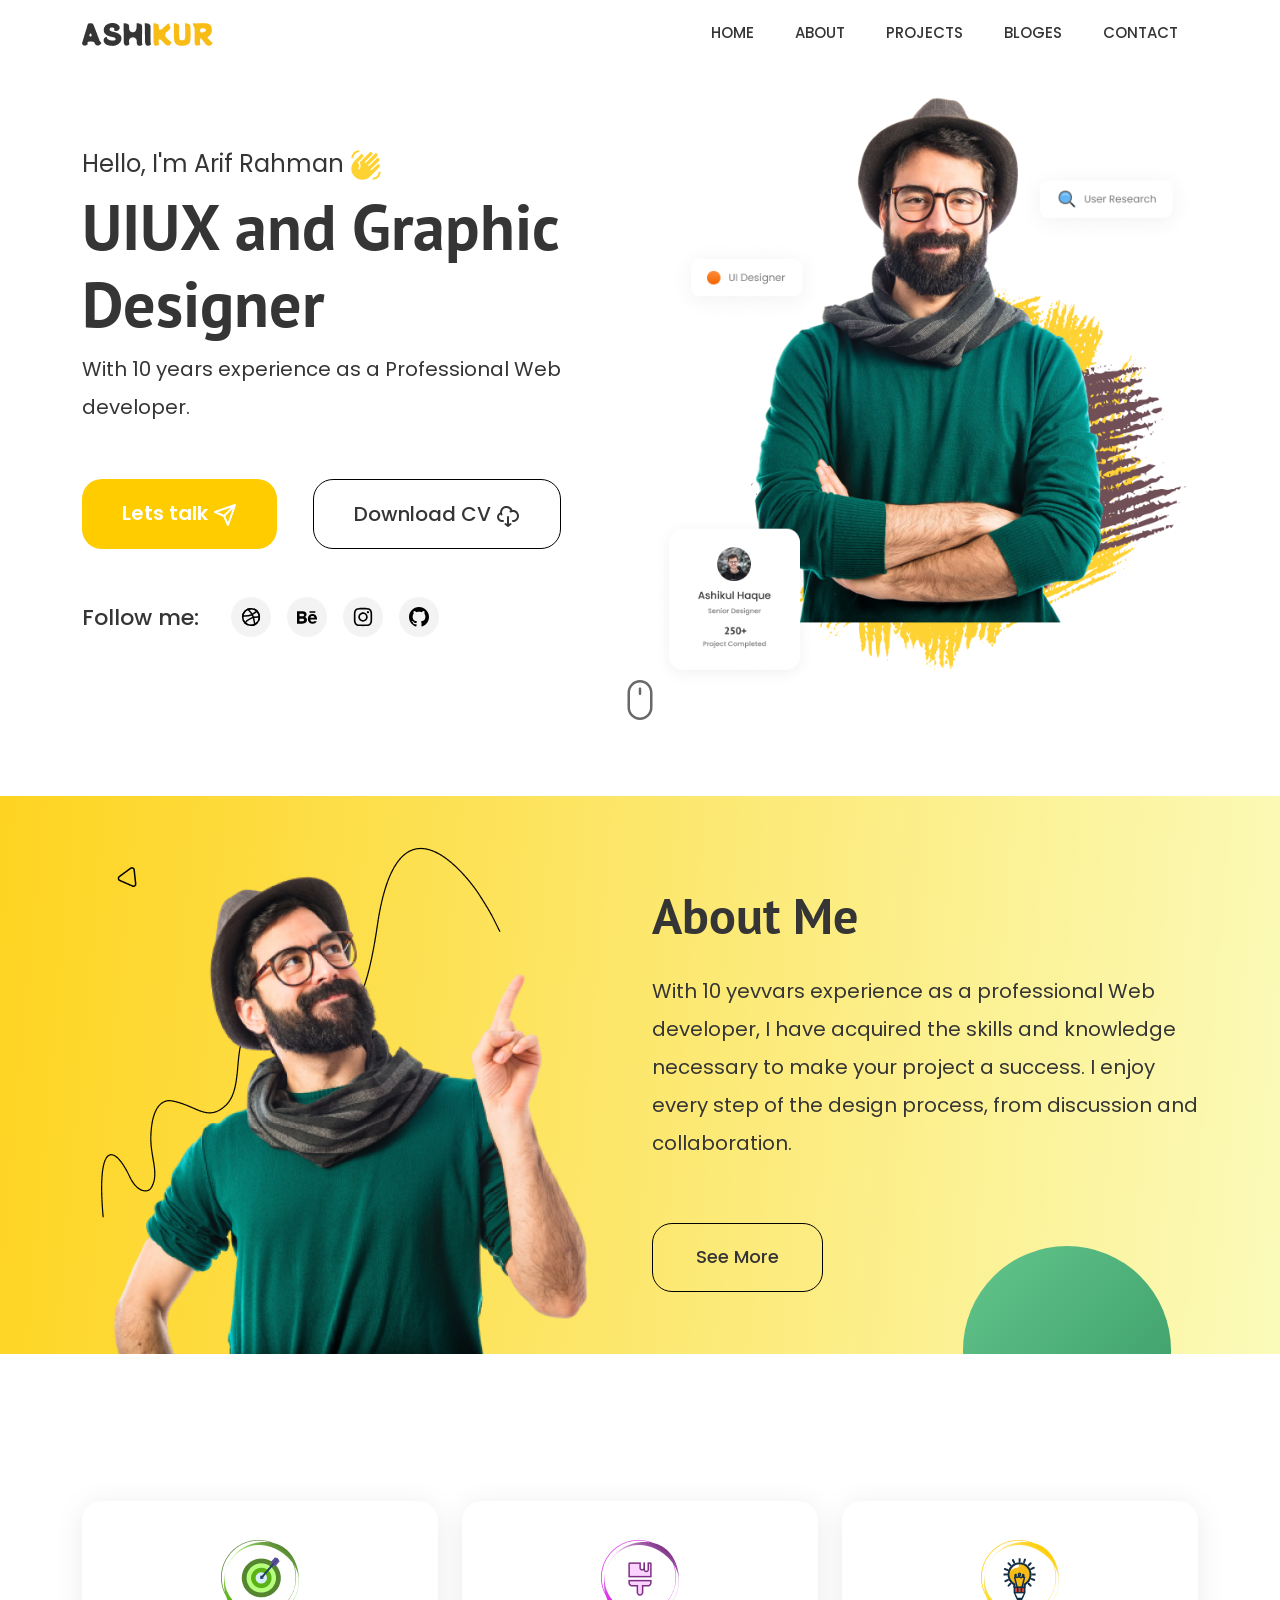
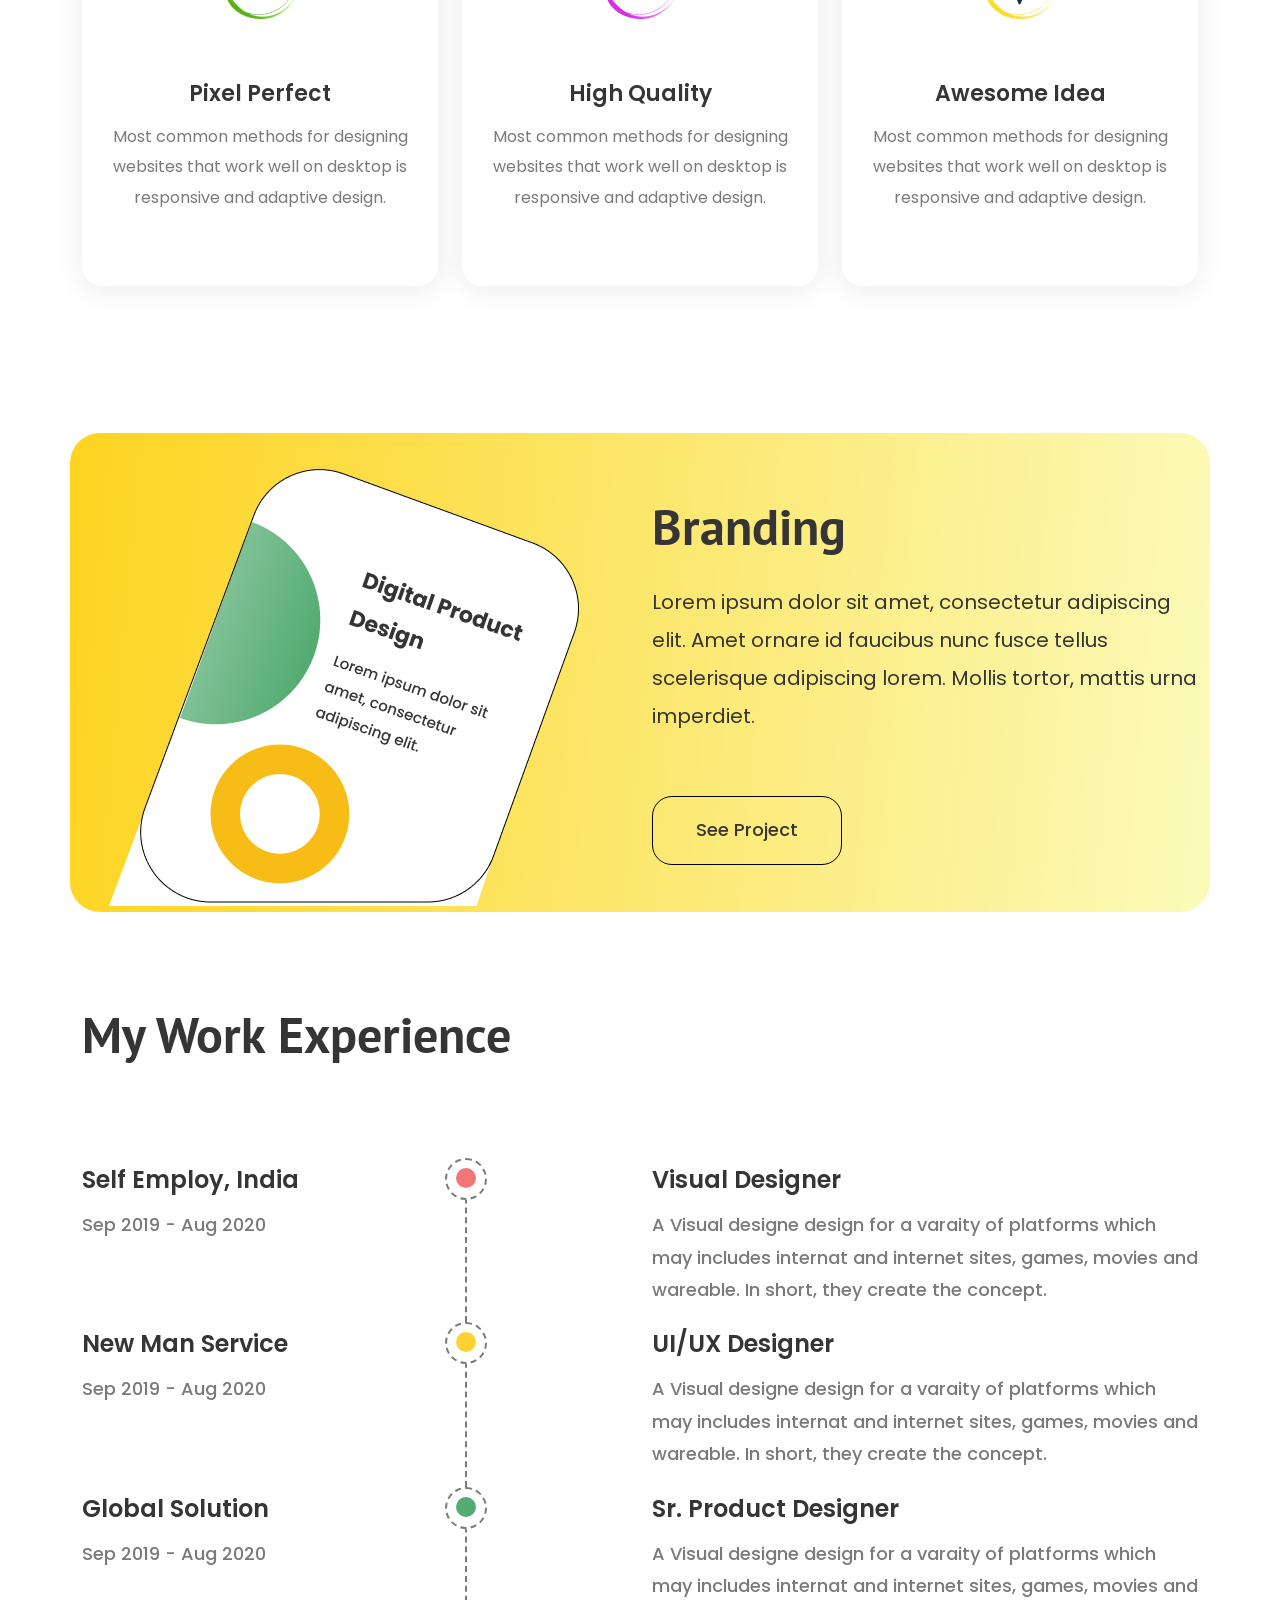
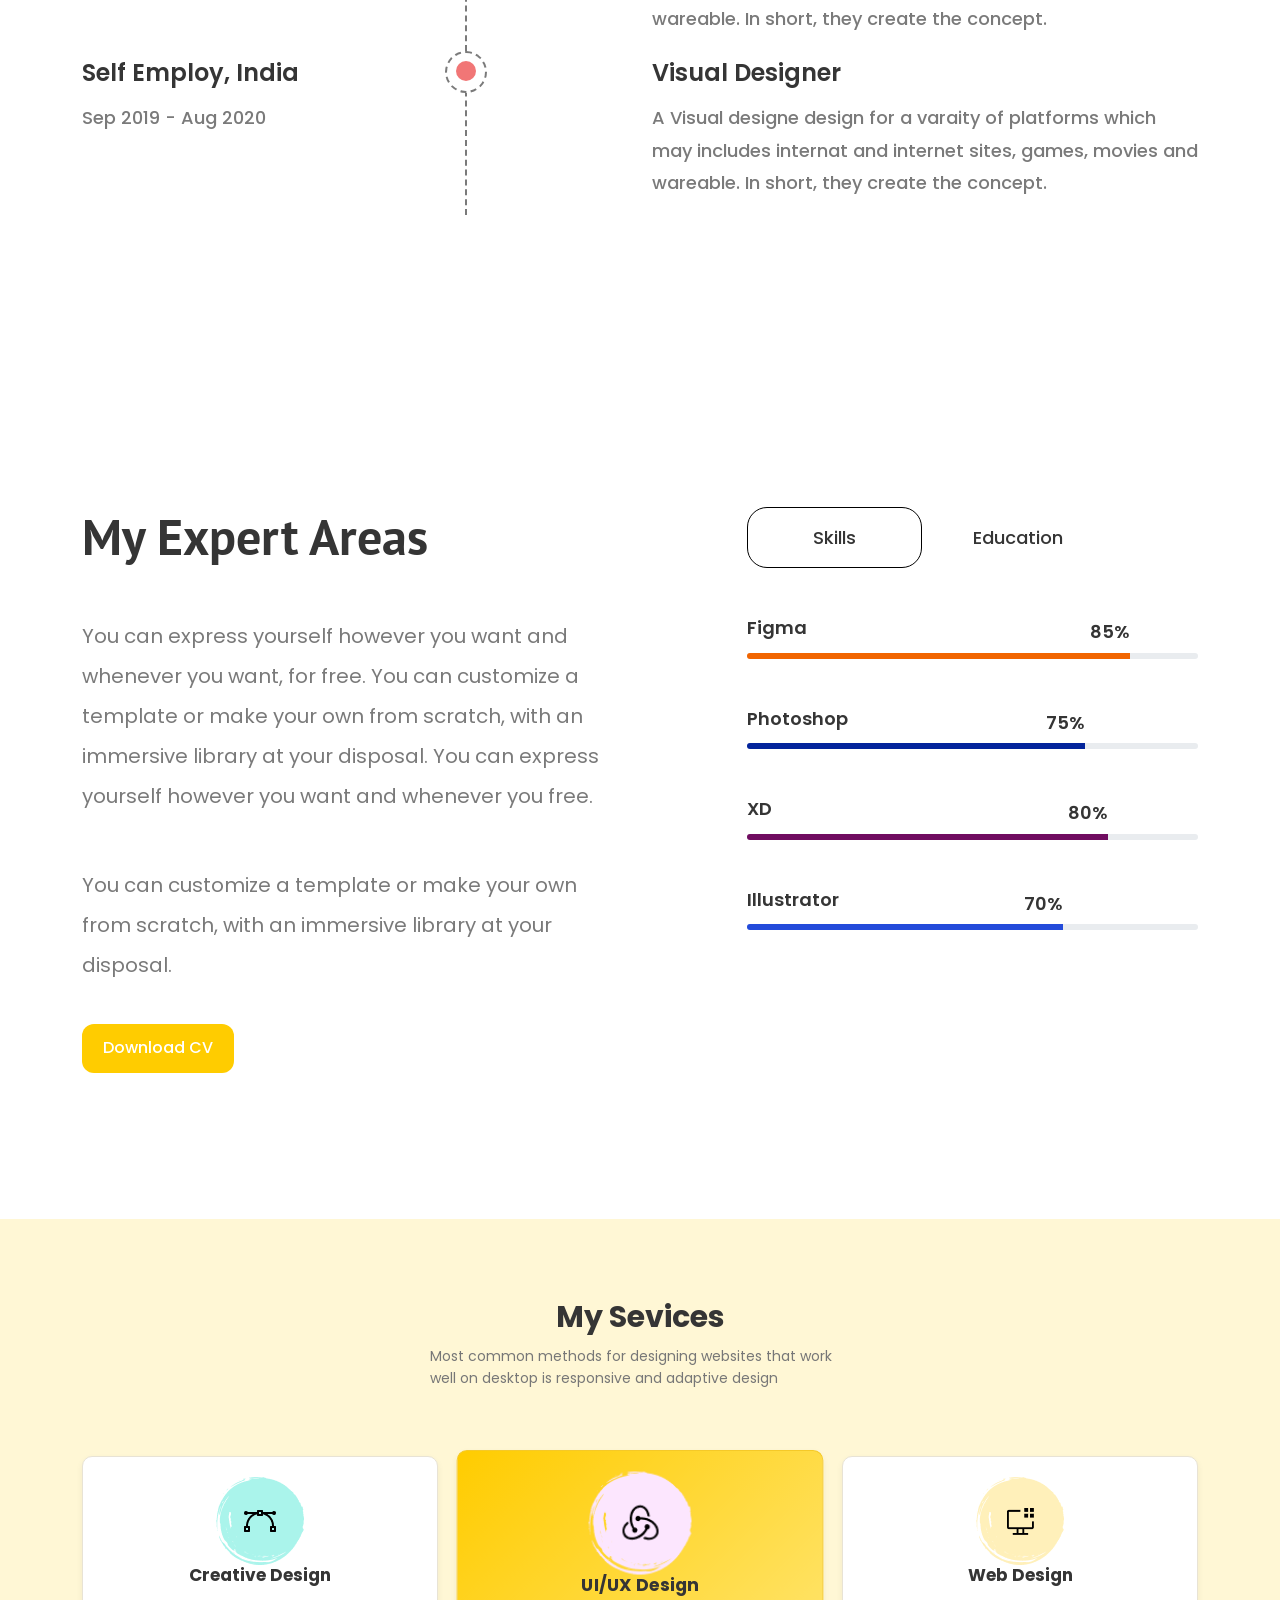
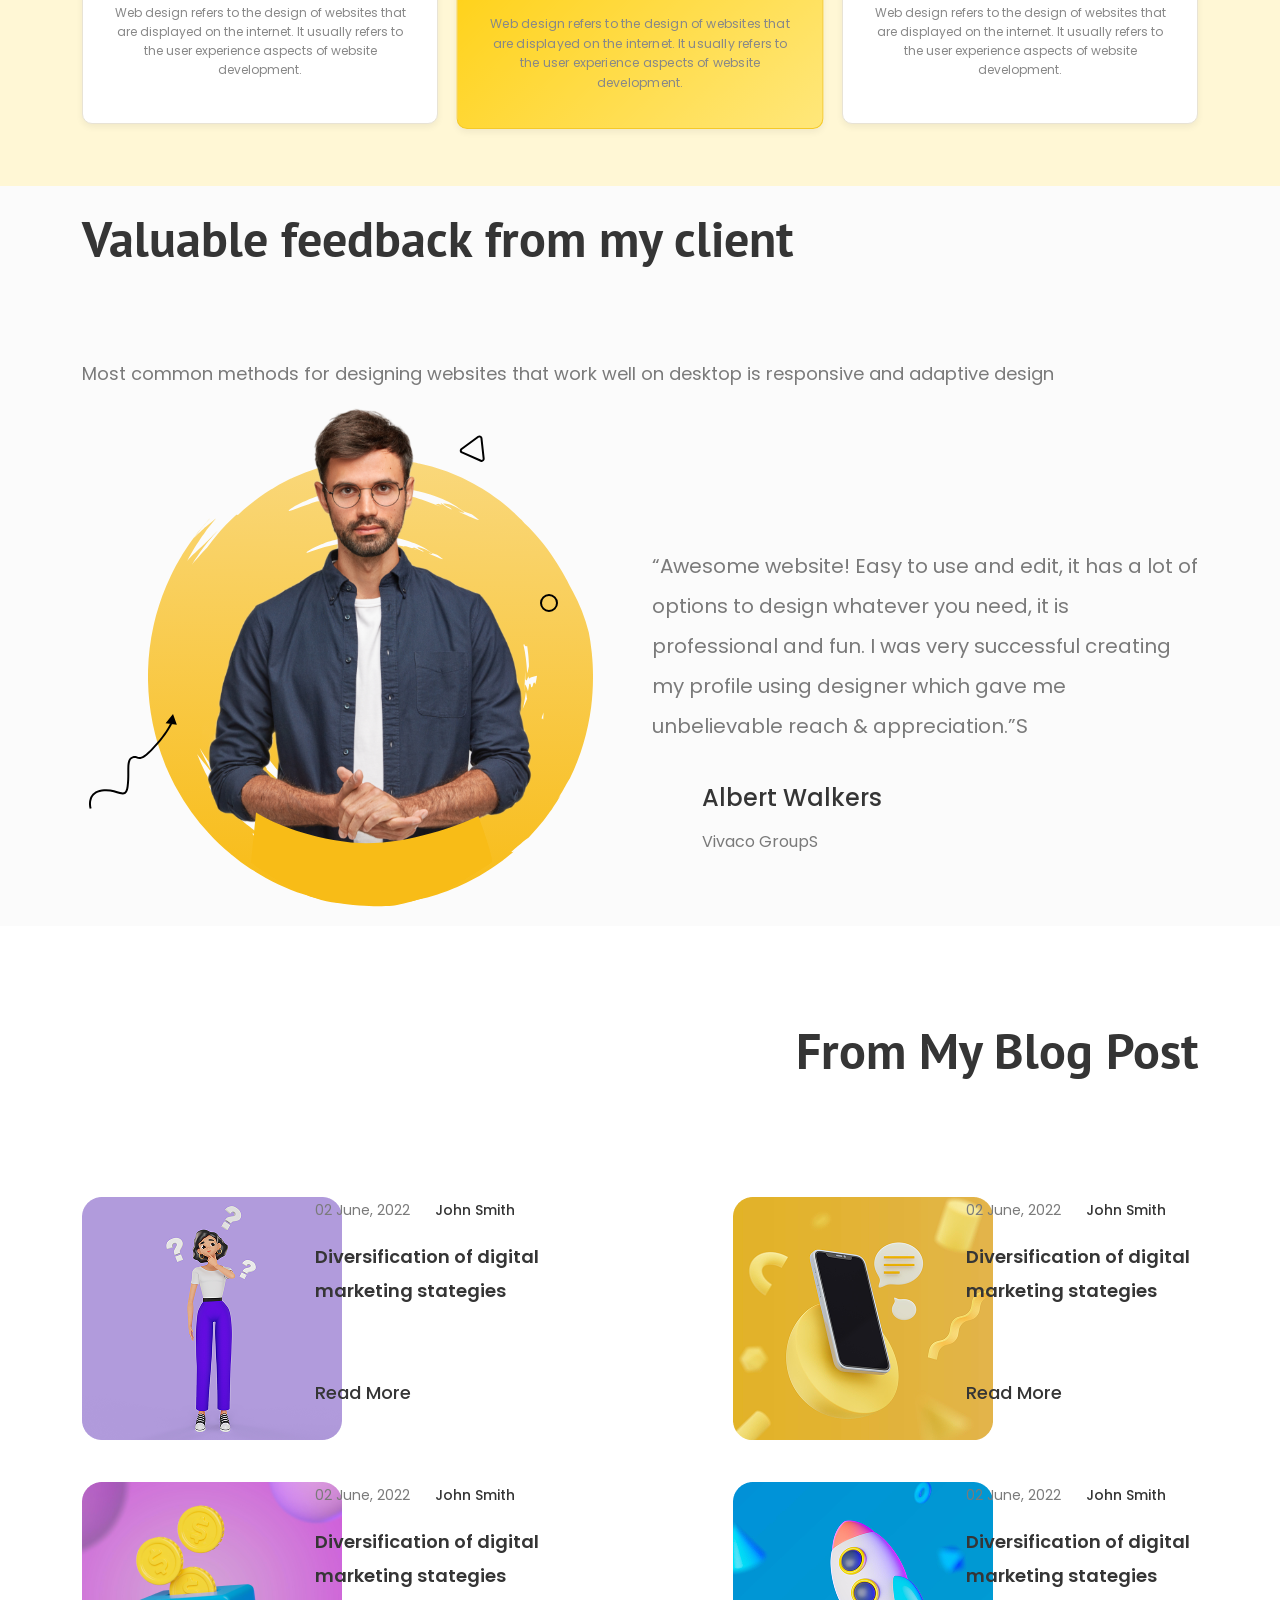
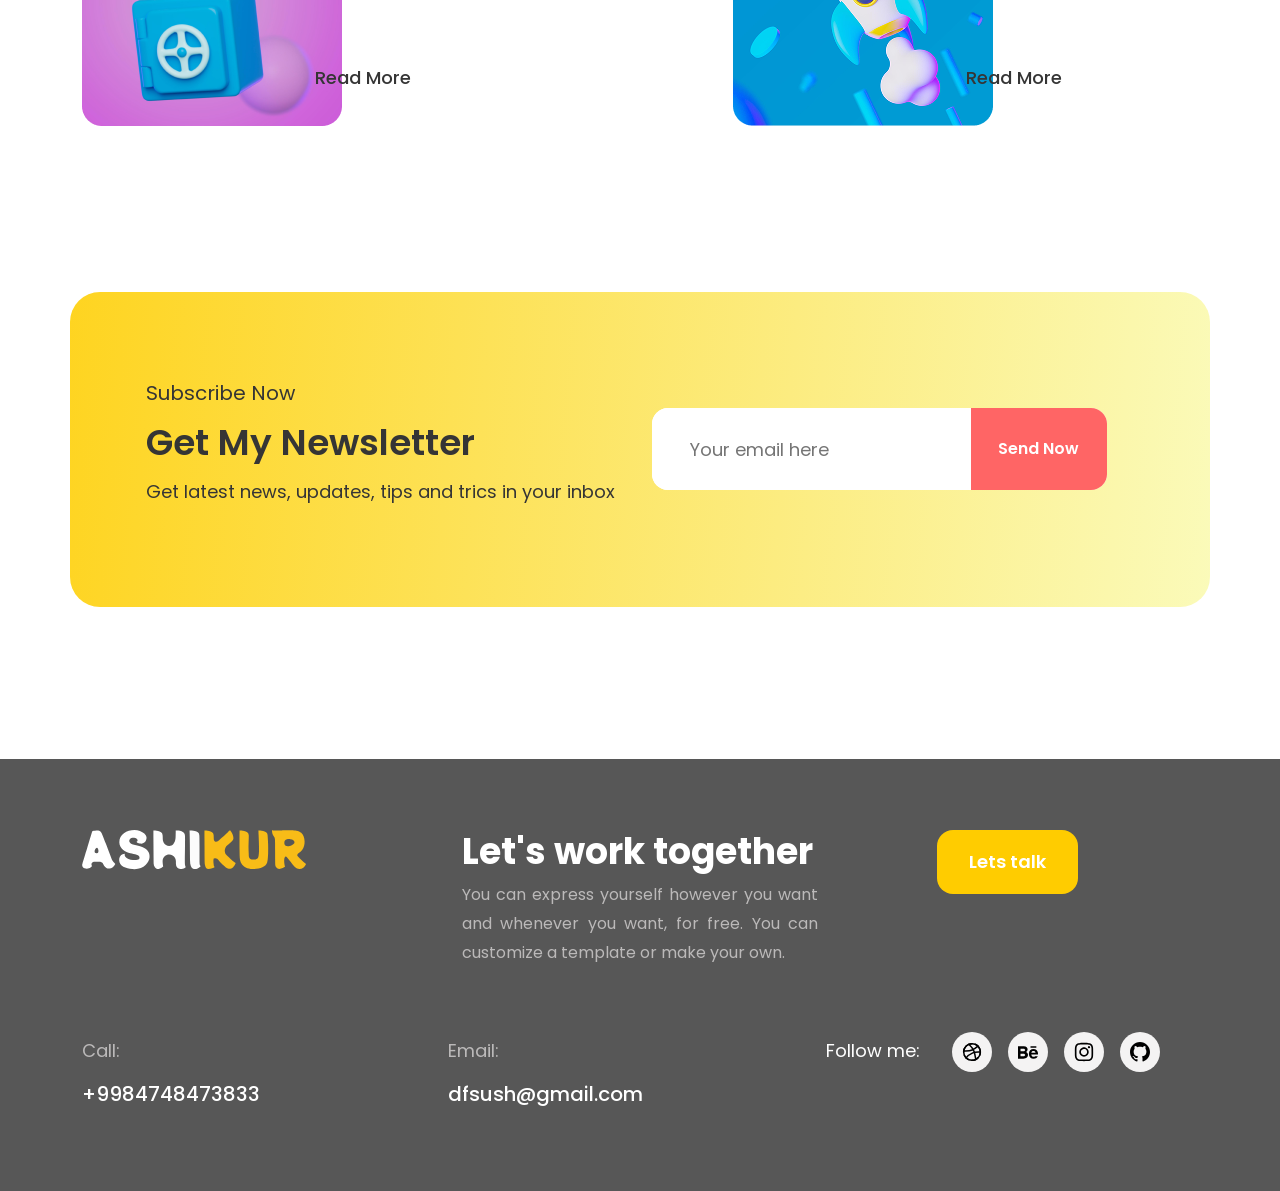
<file: index.html>
<!doctype html>
<html lang="en">

  <head>
    <meta charset="utf-8">
    <meta name="viewport" content="width=device-width, initial-scale=1">
    <title>Arif Rahman | Portfolio</title>
    <link rel="stylesheet" href="assets/css/bootstrap.css">
    <link rel="stylesheet" href="assets/css/style.css">
    <link rel="stylesheet" href="assets/css/responsive.css">
    <link rel="preconnect" href="https://fonts.googleapis.com">
    <link rel="preconnect" href="https://fonts.gstatic.com" crossorigin>
    <link
      href="https://fonts.googleapis.com/css2?family=Baloo+Da+2:wght@400..800&family=Irish+Grover&family=PT+Sans:ital,wght@0,400;0,700;1,400;1,700&family=Poppins:ital,wght@0,100;0,200;0,300;0,400;0,500;0,600;0,700;0,800;0,900;1,100;1,200;1,300;1,400;1,500;1,600;1,700;1,800;1,900&family=Potta+One&display=swap"
      rel="stylesheet">
  </head>

  <body>

    <!-- NAV START -->
    <nav class="navbar navbar-expand-lg py-0" id="nav">
      <div class="container">
        <a class="navbar-brand" href="#">
          <img src="assets/images/logo.png" alt="Ashikur">
        </a>
        <button class="d-lg-none mobile-menu" type="button" data-bs-toggle="offcanvas"
          data-bs-target="#offcanvasExample" aria-controls="offcanvasExample">
          <svg width="28" height="16" viewBox="0 0 28 16" fill="none" xmlns="http://www.w3.org/2000/svg">
            <path d="M14 0V1.75H0V0H14ZM0 7H28V8.75H0V7ZM14 15.75V14H28V15.75H14Z" fill="black" />
          </svg>
        </button>
        <div class="collapse navbar-collapse" id="navbarSupportedContent">
          <ul class="navbar-nav ms-auto mb-2 mb-lg-0">
            <li class="nav-item">
              <a class="nav-link" aria-current="page" href="index.html">Home</a>
            </li>
            <li class="nav-item">
              <a class="nav-link" aria-current="page" href="about.html">About</a>
            </li>
            <li class="nav-item">
              <a class="nav-link" aria-current="page" href="project.html">Projects</a>
            </li>
            <li class="nav-item">
              <a class="nav-link" aria-current="page" href="blogs.html">Bloges</a>
            </li>
            <li class="nav-item">
              <a class="nav-link" aria-current="page" href="contacts.html">Contact</a>
            </li>
          </ul>

        </div>
      </div>
    </nav>
    <!-- NAV END -->

    <!-- NAV OFFCANVAS START -->


    <div class="offcanvas mobile-menu-offcanvas offcanvas-start" tabindex="-1" id="offcanvasExample"
      aria-labelledby="offcanvasExampleLabel">
      <div class="offcanvas-header">
        <img src="assets/images/logo.png" alt="Ashikur">
        <button type="button" class="btn-close" data-bs-dismiss="offcanvas" aria-label="Close"></button>
      </div>
      <div class="offcanvas-body">
        <ul class="navbar-nav ms-auto mb-2 mb-lg-0">
          <li class="nav-item">
            <a class="nav-link" aria-current="page" href="#">Home</a>
          </li>
          <li class="nav-item">
            <a class="nav-link" aria-current="page" href="#">About</a>
          </li>
          <li class="nav-item">
            <a class="nav-link" aria-current="page" href="#">Projects</a>
          </li>
          <li class="nav-item">
            <a class="nav-link" aria-current="page" href="#">Bloges</a>
          </li>
          <li class="nav-item">
            <a class="nav-link" aria-current="page" href="#">Contact</a>
          </li>
        </ul>
      </div>
    </div>

    <!-- NAV OFFCANVAS END-->


    <!-- HERO START -->
    <section id="hero">
      <div class="container">
        <div class="row align-items-center">
          <div class="scroll-down">
            <svg width="40" height="40" viewBox="0 0 40 40" fill="none" xmlns="http://www.w3.org/2000/svg">
              <path
                d="M20 7.5C20.3315 7.5 20.6495 7.6317 20.8839 7.86612C21.1183 8.10054 21.25 8.41848 21.25 8.75V13.75C21.25 14.0815 21.1183 14.3995 20.8839 14.6339C20.6495 14.8683 20.3315 15 20 15C19.6685 15 19.3505 14.8683 19.1161 14.6339C18.8817 14.3995 18.75 14.0815 18.75 13.75V8.75C18.75 8.41848 18.8817 8.10054 19.1161 7.86612C19.3505 7.6317 19.6685 7.5 20 7.5ZM30 27.5C30 30.1522 28.9464 32.6957 27.0711 34.5711C25.1957 36.4464 22.6522 37.5 20 37.5C17.3478 37.5 14.8043 36.4464 12.9289 34.5711C11.0536 32.6957 10 30.1522 10 27.5V12.5C10 9.84783 11.0536 7.3043 12.9289 5.42893C14.8043 3.55357 17.3478 2.5 20 2.5C22.6522 2.5 25.1957 3.55357 27.0711 5.42893C28.9464 7.3043 30 9.84783 30 12.5V27.5ZM20 0C16.6848 0 13.5054 1.31696 11.1612 3.66116C8.81696 6.00537 7.5 9.18479 7.5 12.5V27.5C7.5 30.8152 8.81696 33.9946 11.1612 36.3388C13.5054 38.683 16.6848 40 20 40C23.3152 40 26.4946 38.683 28.8388 36.3388C31.183 33.9946 32.5 30.8152 32.5 27.5V12.5C32.5 9.18479 31.183 6.00537 28.8388 3.66116C26.4946 1.31696 23.3152 0 20 0Z"
                fill="#686868" />
            </svg>
          </div>
          <div class="col-lg-6 order-2 order-lg-1">
            <!-- CONTENT -->
            <h5>Hello, I'm Arif Rahman <span><svg width="32" height="32" viewBox="0 0 32 32" fill="none"
                  xmlns="http://www.w3.org/2000/svg">
                  <path
                    d="M30.6667 22.6666C30.6667 27.0799 27.08 30.6666 22.6667 30.6666V28.6666C26 28.6666 28.6667 25.9999 28.6667 22.6666H30.6667ZM1.33333 9.33325C1.33333 4.91992 4.91999 1.33325 9.33333 1.33325V3.33325C5.99999 3.33325 3.33333 5.99992 3.33333 9.33325H1.33333ZM10.6667 5.75992L4.54666 11.8933C0.253327 16.1866 0.253327 23.1599 4.54666 27.4533C8.83999 31.7466 15.8133 31.7466 20.1067 27.4533L29.5333 17.9999C30.1867 17.3733 30.1867 16.3199 29.5333 15.6666C29.3785 15.5114 29.1946 15.3882 28.9921 15.3042C28.7896 15.2202 28.5725 15.1769 28.3533 15.1769C28.1341 15.1769 27.917 15.2202 27.7145 15.3042C27.5121 15.3882 27.3281 15.5114 27.1733 15.6666L21.28 21.5599L20.3333 20.6133L29.0533 11.8933C29.7067 11.2399 29.7067 10.1866 29.0533 9.53325C28.4 8.87992 27.3333 8.87992 26.6667 9.53325L18.92 17.3333L18 16.3599L27.16 7.17325C27.8133 6.51992 27.8133 5.46659 27.16 4.81325C26.5067 4.15992 25.4533 4.15992 24.8 4.81325L15.6133 13.9999L14.6667 13.0666L22 5.75992C22.6667 5.10659 22.6667 4.05325 22 3.39992C21.3333 2.74659 20.2933 2.74659 19.64 3.39992L9.47999 13.5599C10.2755 14.5861 10.6697 15.8671 10.5887 17.163C10.5077 18.4589 9.9571 19.6808 9.03999 20.5999L8.09333 19.6533C8.8424 18.9032 9.26314 17.8866 9.26314 16.8266C9.26314 15.7666 8.8424 14.7499 8.09333 13.9999L7.62666 13.5333L13.0533 8.10659C13.7067 7.45325 13.7067 6.39992 13.0533 5.74659C12.3867 5.10659 11.3333 5.10659 10.6667 5.75992V5.75992Z"
                    fill="#FFD233" />
                </svg></span></h5>
            <h1>UIUX and Graphic Designer</h1>
            <p>With 10 years experience as a
              Professional Web developer.</p>

            <div class="btns">
              <a href="#">Lets talk <span><svg width="24" height="24" viewBox="0 0 24 24" fill="none"
                    xmlns="http://www.w3.org/2000/svg">
                    <path d="M22 2L11 13M22 2L15 22L11 13L2 9L22 2Z" stroke-width="2" stroke-linecap="round"
                      stroke-linejoin="round" stroke="white" />
                  </svg></span></a>

              <a download href="#">Download CV <span><svg width="24" height="24" viewBox="0 0 24 24" fill="none"
                    xmlns="http://www.w3.org/2000/svg">
                    <path
                      d="M12 21.9999V12.9999M12 21.9999L9.49996 19.9999M12 21.9999L14.5 19.9999M5.03396 9.11694C4.08817 9.35494 3.26184 9.9301 2.71021 10.7344C2.15859 11.5387 1.91964 12.5167 2.03827 13.4847C2.15689 14.4528 2.62492 15.3442 3.35443 15.9914C4.08393 16.6387 5.02469 16.9974 5.99996 16.9999H6.99996"
                      stroke-width="2" stroke-linecap="round" stroke-linejoin="round" stroke="#353535" />
                    <path
                      d="M15.8299 7.13796C15.4881 5.78453 14.6445 4.6117 13.47 3.85722C12.2956 3.10274 10.8782 2.82305 9.50517 3.07487C8.13215 3.32668 6.90625 4.09115 6.07598 5.2133C5.2457 6.33545 4.87318 7.73133 5.03392 9.11796C5.03392 9.11796 5.18692 9.99996 5.49992 10.5"
                      stroke-width="2" stroke-linecap="round" stroke-linejoin="round" stroke="#353535" />
                    <path
                      d="M17 17C17.706 16.9995 18.404 16.8495 19.0479 16.5599C19.6917 16.2702 20.267 15.8475 20.7357 15.3195C21.2045 14.7915 21.5561 14.1702 21.7674 13.4965C21.9787 12.8229 22.045 12.1121 21.9618 11.4109C21.8786 10.7098 21.6479 10.0343 21.2848 9.42874C20.9217 8.82321 20.4345 8.30145 19.8552 7.89778C19.276 7.49412 18.6178 7.21772 17.924 7.08676C17.2302 6.9558 16.5166 6.97327 15.83 7.138L14.5 7.5"
                      stroke-width="2" stroke-linecap="round" stroke-linejoin="round" stroke="#353535" />
                  </svg></span></a>
            </div>

            <!-- follow me -->

            <div class="follow">
              <div>
                <p class="mb-0">Follow me:</p>
              </div>
              <div class="social-icons">
                <a href=""><svg width="20" height="20" viewBox="0 0 20 20" fill="none"
                    xmlns="http://www.w3.org/2000/svg">
                    <g clip-path="url(#clip0_42_6)">
                      <path
                        d="M18.3334 10.0001C18.3348 11.0977 18.1187 12.1847 17.6975 13.1984C17.2764 14.212 16.6585 15.1321 15.8797 15.9055C15.1072 16.6766 14.1903 17.2879 13.1815 17.7045C12.1726 18.1211 11.0916 18.3348 10.0001 18.3334C5.39759 18.3334 1.66676 14.6026 1.66676 10.0001C1.66384 7.86333 2.48462 5.80765 3.95842 4.26051C4.73606 3.43992 5.67297 2.78665 6.71181 2.34066C7.75065 1.89468 8.86957 1.66537 10.0001 1.66676C11.0916 1.66534 12.1726 1.87904 13.1815 2.29564C14.1903 2.71223 15.1072 3.32356 15.8797 4.09467C16.6585 4.8681 17.2764 5.7882 17.6975 6.80182C18.1187 7.81543 18.3348 8.90246 18.3334 10.0001V10.0001Z"
                        stroke-width="1.5" stroke-linecap="round" stroke-linejoin="round" stroke="black" />
                      <path
                        d="M18.3334 9.99998C17.1175 9.99998 13.7634 9.54165 10.7613 10.8596C7.50004 12.2916 5.13879 14.5129 4.10962 15.8946"
                        stroke-width="1.5" stroke-linecap="round" stroke-linejoin="round" stroke="black" />
                      <path
                        d="M6.875 2.27271C8.17917 3.47646 11.025 6.54104 12.0833 9.58354C13.1417 12.626 13.5333 16.3669 13.775 17.4315"
                        stroke-width="1.5" stroke-linecap="round" stroke-linejoin="round" stroke="black" />
                      <path
                        d="M1.73096 8.9583C3.30512 9.0533 7.47221 9.13872 10.1389 7.99997C12.8055 6.86122 15.1001 4.76663 15.8872 4.10205M2.29179 13.1721C3.02609 14.9495 4.35042 16.4197 6.04179 17.335"
                        stroke-width="1.5" stroke-linecap="round" stroke-linejoin="round" stroke="black" />
                      <path
                        d="M1.66676 10.0001C1.66384 7.86332 2.48462 5.80765 3.95842 4.2605M10.0001 1.66675C8.86957 1.66537 7.75065 1.89468 6.71181 2.34066C5.67297 2.78665 4.73606 3.43992 3.95842 4.2605M13.3334 2.36009C14.2824 2.77531 15.1459 3.36352 15.8797 4.09467C16.6585 4.8681 17.2764 5.7882 17.6975 6.80182C18.1187 7.81543 18.3348 8.90246 18.3334 10.0001C18.3334 11.0259 18.148 12.0088 17.8084 12.9168M10.0001 18.3334C11.0916 18.3348 12.1726 18.1211 13.1815 17.7045C14.1903 17.2879 15.1072 16.6766 15.8797 15.9055"
                        stroke-width="1.5" stroke-linecap="round" stroke-linejoin="round" stroke="black" />
                    </g>
                    <defs>
                      <clipPath id="clip0_42_6">
                        <rect width="20" height="20" fill="white" />
                      </clipPath>
                    </defs>
                  </svg></a>
                <a href=""><svg width="20" height="20" viewBox="0 0 20 20" fill="none"
                    xmlns="http://www.w3.org/2000/svg">
                    <g clip-path="url(#clip0_42_32)">
                      <path
                        d="M18.3333 5.83341H12.5V4.16675H18.3333V5.83341ZM19.7717 14.1667C19.4033 15.2476 18.0808 16.6667 15.5208 16.6667C12.9592 16.6667 10.8842 15.2259 10.8842 11.9376C10.8842 8.67925 12.8217 7.00425 15.4392 7.00425C18.0075 7.00425 19.5758 8.48925 19.9183 10.6926C19.9833 11.1142 20.0092 11.6826 19.9975 12.4759H13.3083C13.4167 15.1517 16.2108 15.2359 17.1317 14.1667H19.7717ZM13.3667 10.8334H17.5042C17.4167 9.54425 16.5575 8.98425 15.44 8.98425C14.2183 8.98425 13.5425 9.62425 13.3667 10.8334ZM5.38833 16.6567H0V4.18425H5.79417C10.3575 4.25175 10.4442 8.72091 8.06083 9.93925C10.945 10.9892 11.0417 16.6567 5.38833 16.6567V16.6567ZM2.5 9.16675H5.48667C7.57667 9.16675 7.90833 6.66675 5.22667 6.66675H2.5V9.16675ZM5.32583 11.6667H2.5V14.1801H5.28417C7.83 14.1801 7.67417 11.6667 5.32583 11.6667V11.6667Z"
                        fill="black" />
                    </g>
                    <defs>
                      <clipPath id="clip0_42_32">
                        <rect width="20" height="20" fill="white" />
                      </clipPath>
                    </defs>
                  </svg></a>
                <a href=""><svg width="20" height="20" viewBox="0 0 20 20" fill="none"
                    xmlns="http://www.w3.org/2000/svg">
                    <g clip-path="url(#clip0_42_36)">
                      <path
                        d="M6.22075 0.888252C7.19825 0.843252 7.50992 0.833252 9.99992 0.833252C12.4899 0.833252 12.8016 0.844085 13.7783 0.888252C14.7549 0.932419 15.4216 1.08825 16.0049 1.31409C16.6158 1.54492 17.1699 1.90575 17.6283 2.37242C18.0949 2.82992 18.4549 3.38325 18.6849 3.99492C18.9116 4.57825 19.0666 5.24492 19.1116 6.21992C19.1566 7.19909 19.1666 7.51075 19.1666 9.99992C19.1666 12.4899 19.1558 12.8016 19.1116 13.7791C19.0674 14.7541 18.9116 15.4208 18.6849 16.0041C18.4549 16.6158 18.0943 17.1701 17.6283 17.6283C17.1699 18.0949 16.6158 18.4549 16.0049 18.6849C15.4216 18.9116 14.7549 19.0666 13.7799 19.1116C12.8016 19.1566 12.4899 19.1666 9.99992 19.1666C7.50992 19.1666 7.19825 19.1558 6.22075 19.1116C5.24575 19.0674 4.57909 18.9116 3.99575 18.6849C3.38402 18.4549 2.82977 18.0943 2.37159 17.6283C1.90524 17.1705 1.54435 16.6165 1.31409 16.0049C1.08825 15.4216 0.933252 14.7549 0.888252 13.7799C0.843252 12.8008 0.833252 12.4891 0.833252 9.99992C0.833252 7.50992 0.844085 7.19825 0.888252 6.22159C0.932419 5.24492 1.08825 4.57825 1.31409 3.99492C1.54469 3.38332 1.90585 2.82935 2.37242 2.37159C2.82995 1.90534 3.38365 1.54445 3.99492 1.31409C4.57825 1.08825 5.24492 0.933252 6.21992 0.888252H6.22075ZM13.7041 2.53825C12.7374 2.49409 12.4474 2.48492 9.99992 2.48492C7.55242 2.48492 7.26242 2.49409 6.29575 2.53825C5.40159 2.57909 4.91659 2.72825 4.59325 2.85409C4.16575 3.02075 3.85992 3.21825 3.53909 3.53909C3.23496 3.83496 3.0009 4.19515 2.85409 4.59325C2.72825 4.91659 2.57909 5.40159 2.53825 6.29575C2.49409 7.26242 2.48492 7.55242 2.48492 9.99992C2.48492 12.4474 2.49409 12.7374 2.53825 13.7041C2.57909 14.5983 2.72825 15.0833 2.85409 15.4066C3.00075 15.8041 3.23492 16.1649 3.53909 16.4608C3.83492 16.7649 4.19575 16.9991 4.59325 17.1458C4.91659 17.2716 5.40159 17.4208 6.29575 17.4616C7.26242 17.5058 7.55159 17.5149 9.99992 17.5149C12.4483 17.5149 12.7374 17.5058 13.7041 17.4616C14.5983 17.4208 15.0833 17.2716 15.4066 17.1458C15.8341 16.9791 16.1399 16.7816 16.4608 16.4608C16.7649 16.1649 16.9991 15.8041 17.1458 15.4066C17.2716 15.0833 17.4208 14.5983 17.4616 13.7041C17.5058 12.7374 17.5149 12.4474 17.5149 9.99992C17.5149 7.55242 17.5058 7.26242 17.4616 6.29575C17.4208 5.40159 17.2716 4.91659 17.1458 4.59325C16.9791 4.16575 16.7816 3.85992 16.4608 3.53909C16.1649 3.23498 15.8047 3.00093 15.4066 2.85409C15.0833 2.72825 14.5983 2.57909 13.7041 2.53825V2.53825ZM8.82909 12.8258C9.48297 13.0979 10.2111 13.1347 10.889 12.9297C11.567 12.7247 12.1527 12.2907 12.5463 11.7018C12.9398 11.1129 13.1166 10.4056 13.0466 9.70084C12.9766 8.99603 12.6641 8.3374 12.1624 7.83742C11.8426 7.51782 11.4559 7.2731 11.0302 7.12087C10.6045 6.96865 10.1503 6.91272 9.70033 6.9571C9.25039 7.00148 8.81588 7.14507 8.42809 7.37753C8.0403 7.60999 7.70887 7.92554 7.45767 8.30146C7.20647 8.67738 7.04174 9.10433 6.97535 9.55155C6.90895 9.99878 6.94254 10.4552 7.0737 10.8878C7.20486 11.3205 7.43032 11.7188 7.73385 12.0539C8.03739 12.3889 8.41144 12.6526 8.82909 12.8258ZM6.66825 6.66825C7.10577 6.23073 7.62519 5.88367 8.19683 5.64689C8.76848 5.4101 9.38117 5.28823 9.99992 5.28823C10.6187 5.28823 11.2314 5.4101 11.803 5.64689C12.3747 5.88367 12.8941 6.23073 13.3316 6.66825C13.7691 7.10577 14.1162 7.62519 14.353 8.19683C14.5897 8.76848 14.7116 9.38117 14.7116 9.99992C14.7116 10.6187 14.5897 11.2314 14.353 11.803C14.1162 12.3747 13.7691 12.8941 13.3316 13.3316C12.448 14.2152 11.2495 14.7116 9.99992 14.7116C8.7503 14.7116 7.55187 14.2152 6.66825 13.3316C5.78464 12.448 5.28823 11.2495 5.28823 9.99992C5.28823 8.7503 5.78464 7.55187 6.66825 6.66825V6.66825ZM15.7566 5.98992C15.865 5.88764 15.9518 5.76465 16.0118 5.62823C16.0719 5.49181 16.1039 5.34473 16.1061 5.19569C16.1083 5.04666 16.0805 4.89871 16.0245 4.76059C15.9685 4.62248 15.8853 4.49701 15.7799 4.39162C15.6745 4.28623 15.549 4.20305 15.4109 4.14702C15.2728 4.09098 15.1248 4.06323 14.9758 4.0654C14.8268 4.06758 14.6797 4.09963 14.5433 4.15967C14.4069 4.2197 14.2839 4.3065 14.1816 4.41492C13.9827 4.62578 13.8738 4.90585 13.878 5.19569C13.8822 5.48553 13.9992 5.76232 14.2042 5.96729C14.4092 6.17226 14.686 6.28928 14.9758 6.2935C15.2657 6.29773 15.5457 6.18883 15.7566 5.98992V5.98992Z"
                        fill-rule="evenodd" clip-rule="evenodd" fill="black" />
                    </g>
                    <defs>
                      <clipPath id="clip0_42_36">
                        <rect width="20" height="20" fill="white" />
                      </clipPath>
                    </defs>
                  </svg></a>
                <a href=""><svg width="20" height="20" viewBox="0 0 20 20" fill="none"
                    xmlns="http://www.w3.org/2000/svg">
                    <g clip-path="url(#clip0_42_28)">
                      <path
                        d="M10 0C4.475 0 0 4.475 0 10C0 14.425 2.8625 18.1625 6.8375 19.4875C7.3375 19.575 7.525 19.275 7.525 19.0125C7.525 18.775 7.5125 17.9875 7.5125 17.15C5 17.6125 4.35 16.5375 4.15 15.975C4.0375 15.6875 3.55 14.8 3.125 14.5625C2.775 14.375 2.275 13.9125 3.1125 13.9C3.9 13.8875 4.4625 14.625 4.65 14.925C5.55 16.4375 6.9875 16.0125 7.5625 15.75C7.65 15.1 7.9125 14.6625 8.2 14.4125C5.975 14.1625 3.65 13.3 3.65 9.475C3.65 8.3875 4.0375 7.4875 4.675 6.7875C4.575 6.5375 4.225 5.5125 4.775 4.1375C4.775 4.1375 5.6125 3.875 7.525 5.1625C8.325 4.9375 9.175 4.825 10.025 4.825C10.875 4.825 11.725 4.9375 12.525 5.1625C14.4375 3.8625 15.275 4.1375 15.275 4.1375C15.825 5.5125 15.475 6.5375 15.375 6.7875C16.0125 7.4875 16.4 8.375 16.4 9.475C16.4 13.3125 14.0625 14.1625 11.8375 14.4125C12.2 14.725 12.5125 15.325 12.5125 16.2625C12.5125 17.6 12.5 18.675 12.5 19.0125C12.5 19.275 12.6875 19.5875 13.1875 19.4875C15.1726 18.8173 16.8976 17.5414 18.1197 15.8395C19.3418 14.1375 19.9994 12.0952 20 10C20 4.475 15.525 0 10 0Z"
                        fill-rule="evenodd" clip-rule="evenodd" fill="black" />
                    </g>
                    <defs>
                      <clipPath id="clip0_42_28">
                        <rect width="20" height="20" fill="white" />
                      </clipPath>
                    </defs>
                  </svg></a>
              </div>
            </div>

          </div>
          <div class="col-lg-6 order-1 order-lgl2">
            <!-- IMAAGE -->
            <img class="img-fluid" src="assets/images/hero.png" alt="">
          </div>
        </div>
      </div>
    </section>
    <!-- HERO END -->


    <!-- ABOUT START -->
    <section id="about">
      <div class="green-circle"></div>
      <div class="container">
        <div class="row align-items-center">
          <div class="col-lg-6 order-2 order-lg-1">
            <img class="img-fluid" src="assets/images/Group 211.png" alt="">
          </div>
          <div class="col-lg-6 order-1 order-lg-02 info-text">
            <h3>About Me</h3>
            <p>With 10 yevvars experience as a professional Web developer, I have acquired the skills and knowledge
              necessary to make your project a success. I enjoy every step of the design process, from discussion and
              collaboration.</p>
            <a href="#">See More</a>
          </div>
        </div>
      </div>
    </section>
    <!-- ABOUT END -->



    <!-- CARD START -->
    <section id="card">
      <div class="container text-center">
        <div class="row align-items-center">

          <div class="col-md-6 col-lg-4">
            <div class="card">
              <img src="assets/images/Frame.png" class="card-img-top" alt="...">
              <div class="card-body">
                <h5 class="card-title">Pixel Perfect</h5>
                <p class="card-text">Most common methods for designing websites that work well on desktop is responsive
                  and adaptive design.</p>
              </div>
            </div>
          </div>
          <div class="col-md-6 col-lg-4">
            <div class="card">
              <img src="assets/images/Frame (1).png" class="card-img-top" alt="...">
              <div class="card-body">
                <h5 class="card-title">High Quality</h5>
                <p class="card-text">Most common methods for designing websites that work well on desktop is responsive
                  and adaptive design.</p>
              </div>
            </div>
          </div>
          <div class="col-md-6 col-lg-4">
            <div class="card">
              <img src="assets/images/Frame (2).png" class="card-img-top" alt="...">
              <div class="card-body">
                <h5 class="card-title">Awesome Idea</h5>
                <p class="card-text">Most common methods for designing websites that work well on desktop is responsive
                  and adaptive design.</p>
              </div>
            </div>
          </div>

        </div>
      </div>
    </section>
    <!-- CARD END -->

    <!-- BRANDING START -->

    <section id="branding">
      <div class="container">
        <div class="row align-items-center">
          <div class="col-lg-6 order-2 order-lg-1">
            <img class="img-fluid" src="assets/images/Group 206.png" alt="">
          </div>
          <div class="col-lg-6 order-1 order-lg-02 info-text">
            <h3>Branding</h3>
            <p>Lorem ipsum dolor sit amet, consectetur adipiscing elit. Amet ornare id faucibus nunc fusce tellus
              scelerisque adipiscing lorem. Mollis tortor, mattis urna imperdiet.</p>
            <a href="#">See Project</a>
          </div>
        </div>
      </div>
    </section>

    <!-- BRANDING END -->

    <!-- Experience Start -->


    <section id="experience">
      <div class="container">
        <h2>My Work Experience</h2>


        <div class="row justify-content-between">
          <div class="col-lg-3 parent">
            <h4>Self Employ, India</h4>
            <p>Sep 2019 - Aug 2020</p>
            <div class="line"></div>
          </div>
          <div class="col-lg-6">
            <h4>Visual Designer</h4>
            <p>A Visual designe design for a varaity of platforms which may includes internat and internet sites, games,
              movies and wareable. In short, they create the concept. </p>
          </div>
        </div>

        <div class="row justify-content-between">
          <div class="col-lg-3 parent">
            <h4>New Man Service</h4>
            <p>Sep 2019 - Aug 2020</p>
            <div class="line"></div>
          </div>
          <div class="col-lg-6">
            <h4>UI/UX Designer</h4>
            <p>A Visual designe design for a varaity of platforms which may includes internat and internet sites, games,
              movies and wareable. In short, they create the concept. </p>
          </div>
        </div>


        <div class="row justify-content-between">
          <div class="col-lg-3 parent">
            <h4>Global Solution</h4>
            <p>Sep 2019 - Aug 2020</p>
            <div class="line"></div>
          </div>
          <div class="col-lg-6">
            <h4>Sr. Product Designer</h4>
            <p>A Visual designe design for a varaity of platforms which may includes internat and internet sites, games,
              movies and wareable. In short, they create the concept. </p>
          </div>
        </div>

        <div class="row justify-content-between">
          <div class="col-lg-3 parent">
            <h4>Self Employ, India</h4>
            <p>Sep 2019 - Aug 2020</p>
            <div class="line"></div>
          </div>
          <div class="col-lg-6">
            <h4>Visual Designer</h4>
            <p>A Visual designe design for a varaity of platforms which may includes internat and internet sites, games,
              movies and wareable. In short, they create the concept. </p>
          </div>
        </div>
      </div>
    </section>


    <!-- Experience End -->


    <!-- Progress Start -->

    <section id="skills">
      <div class="container">
        <div class="row justify-content-between">
          <div class="col-lg-6">
            <h3>My Expert Areas</h3>
            <p>You can express yourself however you want and whenever you want, for free. You can customize a template
              or make your own from scratch, with an immersive library at your disposal. You can express yourself
              however you want and whenever you free.</p>
            <p>You can customize a template or make your own from scratch, with an immersive library at your disposal.
            </p>
            <a href="#">Download CV</a>
          </div>


          <div class="col-lg-5">

            <ul class="nav nav-pills mb-3" id="pills-tab" role="tablist">
              <li class="nav-item" role="presentation">
                <button class="nav-link active" id="pills-home-tab" data-bs-toggle="pill" data-bs-target="#pills-home"
                  type="button" role="tab" aria-controls="pills-home" aria-selected="true">Skills</button>
              </li>
              <li class="nav-item" role="presentation">
                <button class="nav-link" id="pills-profile-tab" data-bs-toggle="pill" data-bs-target="#pills-profile"
                  type="button" role="tab" aria-controls="pills-profile" aria-selected="false">Education</button>
              </li>
            </ul>
            <div class="tab-content" id="pills-tabContent">
              <div class="tab-pane fade show active" id="pills-home" role="tabpanel" aria-labelledby="pills-home-tab"
                tabindex="0">


                <div>
                  <div class="lavel d-flex align-items-center justify-content-between" style="width: 85%">
                    <div>
                      <h4>Figma</h4>
                    </div>
                    <div>
                      <span>85%</span>
                    </div>
                  </div>

                  <div class="progress" role="progressbar" aria-label="Basic example" aria-valuenow="25"
                    aria-valuemin="0" aria-valuemax="100">
                    <div class="progress-bar" style="width: 85%"></div>
                  </div>
                </div>


                <div>
                  <div class="lavel d-flex align-items-center justify-content-between" style="width: 75%">
                    <div>
                      <h4>Photoshop</h4>
                    </div>
                    <div>
                      <span>75%</span>
                    </div>
                  </div>

                  <div class="progress" role="progressbar" aria-label="Basic example" aria-valuenow="25"
                    aria-valuemin="0" aria-valuemax="100">
                    <div class="progress-bar2" style="width: 75%"></div>
                  </div>
                </div>


                <div>
                  <div class="lavel d-flex align-items-center justify-content-between" style="width: 80%">
                    <div>
                      <h4>XD</h4>
                    </div>
                    <div>
                      <span>80%</span>
                    </div>
                  </div>

                  <div class="progress" role="progressbar" aria-label="Basic example" aria-valuenow="25"
                    aria-valuemin="0" aria-valuemax="100">
                    <div class="progress-bar3" style="width: 80%"></div>
                  </div>
                </div>


                <div>
                  <div class="lavel d-flex align-items-center justify-content-between" style="width: 70%">
                    <div>
                      <h4>Illustrator</h4>
                    </div>
                    <div>
                      <span>70%</span>
                    </div>
                  </div>

                  <div class="progress" role="progressbar" aria-label="Basic example" aria-valuenow="25"
                    aria-valuemin="0" aria-valuemax="100">
                    <div class="progress-bar4" style="width: 70%"></div>
                  </div>
                </div>


              </div>
              <div class="tab-pane fade" id="pills-profile" role="tabpanel" aria-labelledby="pills-profile-tab"
                tabindex="0">

                <div>
                  <div class="lavel d-flex align-items-center justify-content-between" style="width: 85%">
                    <div>
                      <h4>Figma</h4>
                    </div>
                    <div>
                      <span>85%</span>
                    </div>
                  </div>

                  <div class="progress" role="progressbar" aria-label="Basic example" aria-valuenow="25"
                    aria-valuemin="0" aria-valuemax="100">
                    <div class="progress-bar" style="width: 85%"></div>
                  </div>
                </div>


                <div>
                  <div class="lavel d-flex align-items-center justify-content-between" style="width: 75%">
                    <div>
                      <h4>Photoshop</h4>
                    </div>
                    <div>
                      <span>75%</span>
                    </div>
                  </div>

                  <div class="progress" role="progressbar" aria-label="Basic example" aria-valuenow="25"
                    aria-valuemin="0" aria-valuemax="100">
                    <div class="progress-bar2" style="width: 75%"></div>
                  </div>
                </div>


                <div>
                  <div class="lavel d-flex align-items-center justify-content-between" style="width: 80%">
                    <div>
                      <h4>XD</h4>
                    </div>
                    <div>
                      <span>80%</span>
                    </div>
                  </div>

                  <div class="progress" role="progressbar" aria-label="Basic example" aria-valuenow="25"
                    aria-valuemin="0" aria-valuemax="100">
                    <div class="progress-bar3" style="width: 80%"></div>
                  </div>
                </div>


                <div>
                  <div class="lavel d-flex align-items-center justify-content-between" style="width: 70%">
                    <div>
                      <h4>Illustrator</h4>
                    </div>
                    <div>
                      <span>70%</span>
                    </div>
                  </div>

                  <div class="progress" role="progressbar" aria-label="Basic example" aria-valuenow="25"
                    aria-valuemin="0" aria-valuemax="100">
                    <div class="progress-bar4" style="width: 70%"></div>
                  </div>
                </div>

              </div>
            </div>

          </div>
        </div>
      </div>
    </section>


    <!-- Progress End -->


    <!-- Service Start -->

    <section id="service">
      <div class="container">
        <h2>My Sevices</h2>
        <p>Most common methods for designing websites that work well on desktop is responsive and adaptive design</p>

        <div class="row justify-content-center align-items-center service-row">

          

          <div class="col-md-6 col-lg-4">
            <div class="service-card">
              <div class="service-icon creative">
                <img src="assets/images/service 1.png" alt="Creative Design">
              </div>

              <h4>Creative Design</h4>

              <p>
                Web design refers to the design of websites that are displayed
                on the internet. It usually refers to the user experience
                aspects of website development.
              </p>
            </div>
          </div>



          <div class="col-md-6 col-lg-4">
            <div class="service-card active">
              <div class="service-icon uiux">
                <img src="assets/images/service 2.png" alt="UI/UX Design">
              </div>

              <h4>UI/UX Design</h4>

              <p>
                Web design refers to the design of websites that are displayed
                on the internet. It usually refers to the user experience
                aspects of website development.
              </p>
            </div>
          </div>



          <div class="col-md-6 col-lg-4">
            <div class="service-card">
              <div class="service-icon web">
                <img src="assets/images/service 3.png" alt="Web Design">
              </div>

              <h4>Web Design</h4>

              <p>
                Web design refers to the design of websites that are displayed
                on the internet. It usually refers to the user experience
                aspects of website development.
              </p>
            </div>
          </div>

        </div>

      </div>
    </section>

    <!-- Service End -->



    <!-- Feedback Start -->

    <section id="feedback">
      <div class="container">
        <h2>Valuable feedback
          from my client</h2>
        <p>Most common methods for designing websites that work well on desktop is responsive and adaptive design</p>
        <div class="row align-items-center justify-content-between">
          <div class="col-lg-5">
            <img src="assets/images/Group 203.svg" alt="Group">
          </div>


          <div class="feedback-info col-lg-6">
            <p>“Awesome website! Easy to use and edit, it has a lot of options to design whatever you need, it is
              professional and fun. I was very successful creating my profile using designer which gave me unbelievable
              reach & appreciation.”S</p>
            <div class="feed-info">
              <h3>Albert Walkers</h3>
              <span>Vivaco GroupS</span>
            </div>
          </div>

        </div>
      </div>
    </section>


    <!-- Feedback End -->


    <!-- Blog start -->

    <section id="blogs">
      <div class="container">
        <h2>From My Blog Post</h2>
        <div class="row1 d-flex justify-content-between">
          <div class="col-lg-5 d-flex ">
            <div class="col-6">
              <img src="assets/images/blog1.png" alt="">
            </div>

            <div class="date-item col-6">
              <div class="date d-flex">
                <p>02 June, 2022</p>
                <h5>John Smith</h5>

              </div>
              <h4>Diversification of digital marketing stategies</h4>
              <a href="#">Read More</a>
            </div>
          </div>

          <div class="col-lg-5 d-flex ">
            <div class="col-6">
              <img src="assets/images/blog 2.png" alt="">
            </div>

            <div class="date-item col-6">
              <div class="date d-flex">
                <p>02 June, 2022</p>
                <h5>John Smith</h5>

              </div>
              <h4>Diversification of digital marketing stategies</h4>
              <a href="#">Read More</a>
            </div>
          </div>


        </div>



        <div class="row2 d-flex justify-content-between">
          <div class="col-lg-5 d-flex ">
            <div class="col-6">
              <img src="assets/images/blog3.png" alt="">
            </div>

            <div class="date-item col-6">
              <div class="date d-flex">
                <p>02 June, 2022</p>
                <h5>John Smith</h5>

              </div>
              <h4>Diversification of digital marketing stategies</h4>
              <a href="#">Read More</a>
            </div>
          </div>

          <div class="col-lg-5 d-flex ">
            <div class="col-6">
              <img src="assets/images/blog 4.png" alt="">
            </div>

            <div class="date-item col-6">
              <div class="date d-flex">
                <p>02 June, 2022</p>
                <h5>John Smith</h5>

              </div>
              <h4>Diversification of digital marketing stategies</h4>
              <a href="#">Read More</a>
            </div>
          </div>


        </div>
      </div>
    </section>

    <!-- Blog end -->

    <!-- Subscribe Start -->

    <section id="news">
      <div class="container">
        <div class="row align-items-center">
          <div class="info col-lg-6">
            <h3>Subscribe Now</h3>
            <h2>Get My Newsletter</h2>
            <p>Get latest news, updates, tips and trics in your inbox</p>
          </div>


          <div class="col-lg-5">
            <div class="email-box">
              <input type="email" placeholder="Your email here">
              <button type="submit">Send Now</button>
            </div>
          </div>
        </div>
      </div>
    </section>

    <!-- Subscribe End -->


    <!-- Footer Start -->


    <footer id="footer">
      <div class="container">
        <div class="row justify-content-between">
          <div class="col-lg-3">
            <img src="assets/images/ASHIKUR.svg" alt="">
          </div>

          <div class="col-lg-4">
            <h2>Let's work together</h2>
            <p>You can express yourself however you want and whenever you want, for free. You can customize a template
              or make your own.</p>
          </div>

          <div class="col-lg-3">
            <a href="#">Lets talk</a>
          </div>
        </div>

        <div class="row2 justify-content-between">
          <div class="col-lg-3">
            <h4>Call:</h4>
            <h3>+9984748473833</h3>
          </div>

          <div class="col-lg-3">
            <h4>Email:</h4>
            <h3>dfsush@gmail.com</h3>
          </div>

          <div class="mail-box col-lg-4">
            <div class="follow">
              <div>
                <p class="mb-0">Follow me:</p>
              </div>
              <div class="social-icons">
                <a href=""><svg width="20" height="20" viewBox="0 0 20 20" fill="none"
                    xmlns="http://www.w3.org/2000/svg">
                    <g clip-path="url(#clip0_42_6)">
                      <path
                        d="M18.3334 10.0001C18.3348 11.0977 18.1187 12.1847 17.6975 13.1984C17.2764 14.212 16.6585 15.1321 15.8797 15.9055C15.1072 16.6766 14.1903 17.2879 13.1815 17.7045C12.1726 18.1211 11.0916 18.3348 10.0001 18.3334C5.39759 18.3334 1.66676 14.6026 1.66676 10.0001C1.66384 7.86333 2.48462 5.80765 3.95842 4.26051C4.73606 3.43992 5.67297 2.78665 6.71181 2.34066C7.75065 1.89468 8.86957 1.66537 10.0001 1.66676C11.0916 1.66534 12.1726 1.87904 13.1815 2.29564C14.1903 2.71223 15.1072 3.32356 15.8797 4.09467C16.6585 4.8681 17.2764 5.7882 17.6975 6.80182C18.1187 7.81543 18.3348 8.90246 18.3334 10.0001V10.0001Z"
                        stroke-width="1.5" stroke-linecap="round" stroke-linejoin="round" stroke="black" />
                      <path
                        d="M18.3334 9.99998C17.1175 9.99998 13.7634 9.54165 10.7613 10.8596C7.50004 12.2916 5.13879 14.5129 4.10962 15.8946"
                        stroke-width="1.5" stroke-linecap="round" stroke-linejoin="round" stroke="black" />
                      <path
                        d="M6.875 2.27271C8.17917 3.47646 11.025 6.54104 12.0833 9.58354C13.1417 12.626 13.5333 16.3669 13.775 17.4315"
                        stroke-width="1.5" stroke-linecap="round" stroke-linejoin="round" stroke="black" />
                      <path
                        d="M1.73096 8.9583C3.30512 9.0533 7.47221 9.13872 10.1389 7.99997C12.8055 6.86122 15.1001 4.76663 15.8872 4.10205M2.29179 13.1721C3.02609 14.9495 4.35042 16.4197 6.04179 17.335"
                        stroke-width="1.5" stroke-linecap="round" stroke-linejoin="round" stroke="black" />
                      <path
                        d="M1.66676 10.0001C1.66384 7.86332 2.48462 5.80765 3.95842 4.2605M10.0001 1.66675C8.86957 1.66537 7.75065 1.89468 6.71181 2.34066C5.67297 2.78665 4.73606 3.43992 3.95842 4.2605M13.3334 2.36009C14.2824 2.77531 15.1459 3.36352 15.8797 4.09467C16.6585 4.8681 17.2764 5.7882 17.6975 6.80182C18.1187 7.81543 18.3348 8.90246 18.3334 10.0001C18.3334 11.0259 18.148 12.0088 17.8084 12.9168M10.0001 18.3334C11.0916 18.3348 12.1726 18.1211 13.1815 17.7045C14.1903 17.2879 15.1072 16.6766 15.8797 15.9055"
                        stroke-width="1.5" stroke-linecap="round" stroke-linejoin="round" stroke="black" />
                    </g>
                    <defs>
                      <clipPath id="clip0_42_6">
                        <rect width="20" height="20" fill="white" />
                      </clipPath>
                    </defs>
                  </svg></a>
                <a href=""><svg width="20" height="20" viewBox="0 0 20 20" fill="none"
                    xmlns="http://www.w3.org/2000/svg">
                    <g clip-path="url(#clip0_42_32)">
                      <path
                        d="M18.3333 5.83341H12.5V4.16675H18.3333V5.83341ZM19.7717 14.1667C19.4033 15.2476 18.0808 16.6667 15.5208 16.6667C12.9592 16.6667 10.8842 15.2259 10.8842 11.9376C10.8842 8.67925 12.8217 7.00425 15.4392 7.00425C18.0075 7.00425 19.5758 8.48925 19.9183 10.6926C19.9833 11.1142 20.0092 11.6826 19.9975 12.4759H13.3083C13.4167 15.1517 16.2108 15.2359 17.1317 14.1667H19.7717ZM13.3667 10.8334H17.5042C17.4167 9.54425 16.5575 8.98425 15.44 8.98425C14.2183 8.98425 13.5425 9.62425 13.3667 10.8334ZM5.38833 16.6567H0V4.18425H5.79417C10.3575 4.25175 10.4442 8.72091 8.06083 9.93925C10.945 10.9892 11.0417 16.6567 5.38833 16.6567V16.6567ZM2.5 9.16675H5.48667C7.57667 9.16675 7.90833 6.66675 5.22667 6.66675H2.5V9.16675ZM5.32583 11.6667H2.5V14.1801H5.28417C7.83 14.1801 7.67417 11.6667 5.32583 11.6667V11.6667Z"
                        fill="black" />
                    </g>
                    <defs>
                      <clipPath id="clip0_42_32">
                        <rect width="20" height="20" fill="white" />
                      </clipPath>
                    </defs>
                  </svg></a>
                <a href=""><svg width="20" height="20" viewBox="0 0 20 20" fill="none"
                    xmlns="http://www.w3.org/2000/svg">
                    <g clip-path="url(#clip0_42_36)">
                      <path
                        d="M6.22075 0.888252C7.19825 0.843252 7.50992 0.833252 9.99992 0.833252C12.4899 0.833252 12.8016 0.844085 13.7783 0.888252C14.7549 0.932419 15.4216 1.08825 16.0049 1.31409C16.6158 1.54492 17.1699 1.90575 17.6283 2.37242C18.0949 2.82992 18.4549 3.38325 18.6849 3.99492C18.9116 4.57825 19.0666 5.24492 19.1116 6.21992C19.1566 7.19909 19.1666 7.51075 19.1666 9.99992C19.1666 12.4899 19.1558 12.8016 19.1116 13.7791C19.0674 14.7541 18.9116 15.4208 18.6849 16.0041C18.4549 16.6158 18.0943 17.1701 17.6283 17.6283C17.1699 18.0949 16.6158 18.4549 16.0049 18.6849C15.4216 18.9116 14.7549 19.0666 13.7799 19.1116C12.8016 19.1566 12.4899 19.1666 9.99992 19.1666C7.50992 19.1666 7.19825 19.1558 6.22075 19.1116C5.24575 19.0674 4.57909 18.9116 3.99575 18.6849C3.38402 18.4549 2.82977 18.0943 2.37159 17.6283C1.90524 17.1705 1.54435 16.6165 1.31409 16.0049C1.08825 15.4216 0.933252 14.7549 0.888252 13.7799C0.843252 12.8008 0.833252 12.4891 0.833252 9.99992C0.833252 7.50992 0.844085 7.19825 0.888252 6.22159C0.932419 5.24492 1.08825 4.57825 1.31409 3.99492C1.54469 3.38332 1.90585 2.82935 2.37242 2.37159C2.82995 1.90534 3.38365 1.54445 3.99492 1.31409C4.57825 1.08825 5.24492 0.933252 6.21992 0.888252H6.22075ZM13.7041 2.53825C12.7374 2.49409 12.4474 2.48492 9.99992 2.48492C7.55242 2.48492 7.26242 2.49409 6.29575 2.53825C5.40159 2.57909 4.91659 2.72825 4.59325 2.85409C4.16575 3.02075 3.85992 3.21825 3.53909 3.53909C3.23496 3.83496 3.0009 4.19515 2.85409 4.59325C2.72825 4.91659 2.57909 5.40159 2.53825 6.29575C2.49409 7.26242 2.48492 7.55242 2.48492 9.99992C2.48492 12.4474 2.49409 12.7374 2.53825 13.7041C2.57909 14.5983 2.72825 15.0833 2.85409 15.4066C3.00075 15.8041 3.23492 16.1649 3.53909 16.4608C3.83492 16.7649 4.19575 16.9991 4.59325 17.1458C4.91659 17.2716 5.40159 17.4208 6.29575 17.4616C7.26242 17.5058 7.55159 17.5149 9.99992 17.5149C12.4483 17.5149 12.7374 17.5058 13.7041 17.4616C14.5983 17.4208 15.0833 17.2716 15.4066 17.1458C15.8341 16.9791 16.1399 16.7816 16.4608 16.4608C16.7649 16.1649 16.9991 15.8041 17.1458 15.4066C17.2716 15.0833 17.4208 14.5983 17.4616 13.7041C17.5058 12.7374 17.5149 12.4474 17.5149 9.99992C17.5149 7.55242 17.5058 7.26242 17.4616 6.29575C17.4208 5.40159 17.2716 4.91659 17.1458 4.59325C16.9791 4.16575 16.7816 3.85992 16.4608 3.53909C16.1649 3.23498 15.8047 3.00093 15.4066 2.85409C15.0833 2.72825 14.5983 2.57909 13.7041 2.53825V2.53825ZM8.82909 12.8258C9.48297 13.0979 10.2111 13.1347 10.889 12.9297C11.567 12.7247 12.1527 12.2907 12.5463 11.7018C12.9398 11.1129 13.1166 10.4056 13.0466 9.70084C12.9766 8.99603 12.6641 8.3374 12.1624 7.83742C11.8426 7.51782 11.4559 7.2731 11.0302 7.12087C10.6045 6.96865 10.1503 6.91272 9.70033 6.9571C9.25039 7.00148 8.81588 7.14507 8.42809 7.37753C8.0403 7.60999 7.70887 7.92554 7.45767 8.30146C7.20647 8.67738 7.04174 9.10433 6.97535 9.55155C6.90895 9.99878 6.94254 10.4552 7.0737 10.8878C7.20486 11.3205 7.43032 11.7188 7.73385 12.0539C8.03739 12.3889 8.41144 12.6526 8.82909 12.8258ZM6.66825 6.66825C7.10577 6.23073 7.62519 5.88367 8.19683 5.64689C8.76848 5.4101 9.38117 5.28823 9.99992 5.28823C10.6187 5.28823 11.2314 5.4101 11.803 5.64689C12.3747 5.88367 12.8941 6.23073 13.3316 6.66825C13.7691 7.10577 14.1162 7.62519 14.353 8.19683C14.5897 8.76848 14.7116 9.38117 14.7116 9.99992C14.7116 10.6187 14.5897 11.2314 14.353 11.803C14.1162 12.3747 13.7691 12.8941 13.3316 13.3316C12.448 14.2152 11.2495 14.7116 9.99992 14.7116C8.7503 14.7116 7.55187 14.2152 6.66825 13.3316C5.78464 12.448 5.28823 11.2495 5.28823 9.99992C5.28823 8.7503 5.78464 7.55187 6.66825 6.66825V6.66825ZM15.7566 5.98992C15.865 5.88764 15.9518 5.76465 16.0118 5.62823C16.0719 5.49181 16.1039 5.34473 16.1061 5.19569C16.1083 5.04666 16.0805 4.89871 16.0245 4.76059C15.9685 4.62248 15.8853 4.49701 15.7799 4.39162C15.6745 4.28623 15.549 4.20305 15.4109 4.14702C15.2728 4.09098 15.1248 4.06323 14.9758 4.0654C14.8268 4.06758 14.6797 4.09963 14.5433 4.15967C14.4069 4.2197 14.2839 4.3065 14.1816 4.41492C13.9827 4.62578 13.8738 4.90585 13.878 5.19569C13.8822 5.48553 13.9992 5.76232 14.2042 5.96729C14.4092 6.17226 14.686 6.28928 14.9758 6.2935C15.2657 6.29773 15.5457 6.18883 15.7566 5.98992V5.98992Z"
                        fill-rule="evenodd" clip-rule="evenodd" fill="black" />
                    </g>
                    <defs>
                      <clipPath id="clip0_42_36">
                        <rect width="20" height="20" fill="white" />
                      </clipPath>
                    </defs>
                  </svg></a>
                <a href=""><svg width="20" height="20" viewBox="0 0 20 20" fill="none"
                    xmlns="http://www.w3.org/2000/svg">
                    <g clip-path="url(#clip0_42_28)">
                      <path
                        d="M10 0C4.475 0 0 4.475 0 10C0 14.425 2.8625 18.1625 6.8375 19.4875C7.3375 19.575 7.525 19.275 7.525 19.0125C7.525 18.775 7.5125 17.9875 7.5125 17.15C5 17.6125 4.35 16.5375 4.15 15.975C4.0375 15.6875 3.55 14.8 3.125 14.5625C2.775 14.375 2.275 13.9125 3.1125 13.9C3.9 13.8875 4.4625 14.625 4.65 14.925C5.55 16.4375 6.9875 16.0125 7.5625 15.75C7.65 15.1 7.9125 14.6625 8.2 14.4125C5.975 14.1625 3.65 13.3 3.65 9.475C3.65 8.3875 4.0375 7.4875 4.675 6.7875C4.575 6.5375 4.225 5.5125 4.775 4.1375C4.775 4.1375 5.6125 3.875 7.525 5.1625C8.325 4.9375 9.175 4.825 10.025 4.825C10.875 4.825 11.725 4.9375 12.525 5.1625C14.4375 3.8625 15.275 4.1375 15.275 4.1375C15.825 5.5125 15.475 6.5375 15.375 6.7875C16.0125 7.4875 16.4 8.375 16.4 9.475C16.4 13.3125 14.0625 14.1625 11.8375 14.4125C12.2 14.725 12.5125 15.325 12.5125 16.2625C12.5125 17.6 12.5 18.675 12.5 19.0125C12.5 19.275 12.6875 19.5875 13.1875 19.4875C15.1726 18.8173 16.8976 17.5414 18.1197 15.8395C19.3418 14.1375 19.9994 12.0952 20 10C20 4.475 15.525 0 10 0Z"
                        fill-rule="evenodd" clip-rule="evenodd" fill="black" />
                    </g>
                    <defs>
                      <clipPath id="clip0_42_28">
                        <rect width="20" height="20" fill="white" />
                      </clipPath>
                    </defs>
                  </svg></a>
              </div>
            </div>
          </div>
        </div>
      </div>
    </footer>


    <!-- Footer End -->

    <script src="https://cdn.jsdelivr.net/npm/bootstrap@5.3.8/dist/js/bootstrap.bundle.min.js"
      integrity="sha384-FKyoEForCGlyvwx9Hj09JcYn3nv7wiPVlz7YYwJrWVcXK/BmnVDxM+D2scQbITxI"
      crossorigin="anonymous"></script>
  </body>

</html>
</file>
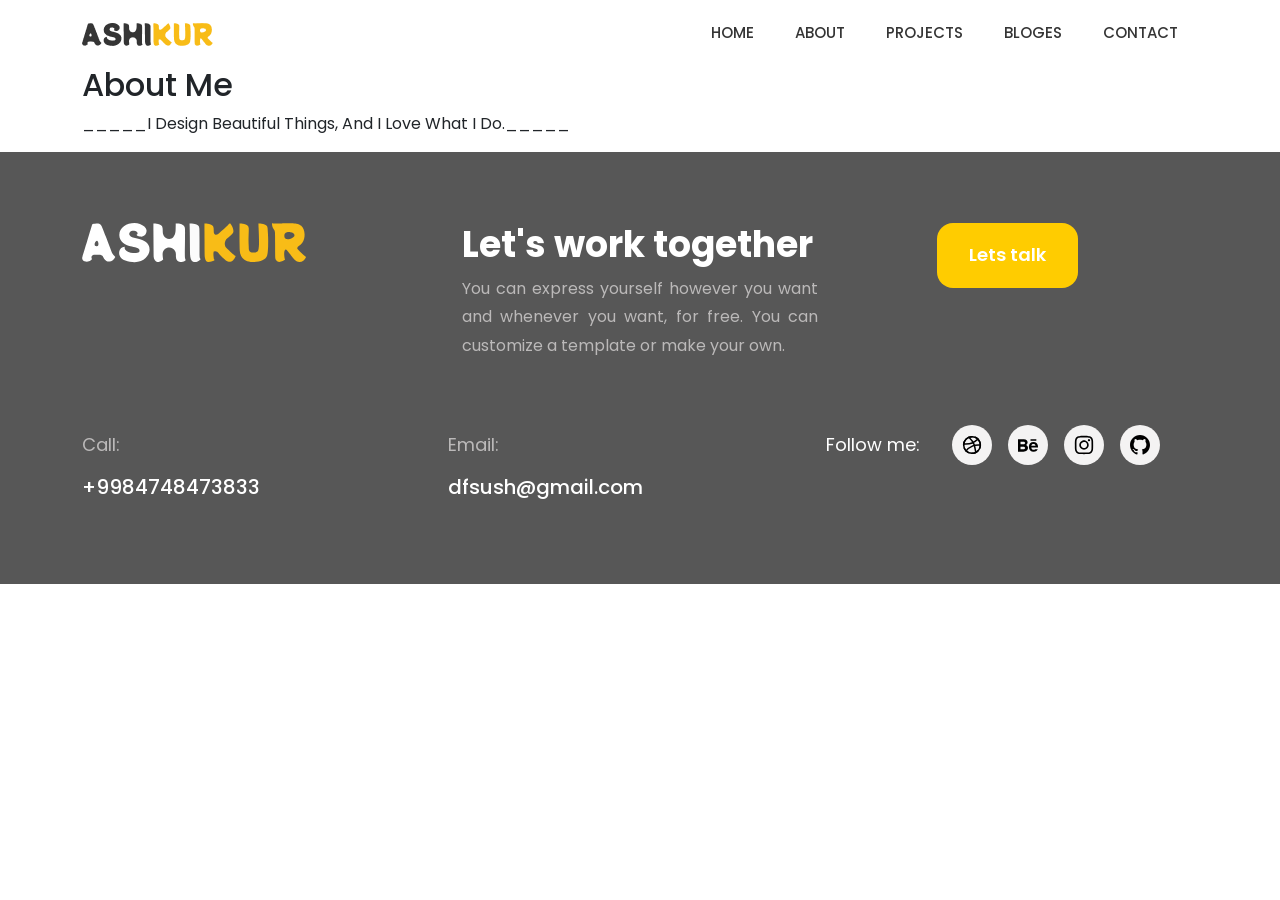
<file: about.html>
<!doctype html>
<html lang="en">

    <head>
        <meta charset="utf-8">
        <meta name="viewport" content="width=device-width, initial-scale=1">
        <title>Asik Rahman | About</title>
        <link rel="stylesheet" href="assets/css/bootstrap.css">
        <link rel="stylesheet" href="assets/css/style.css">
        <link rel="stylesheet" href="assets/css/responsive.css">
        <link rel="preconnect" href="https://fonts.googleapis.com">
        <link rel="preconnect" href="https://fonts.gstatic.com" crossorigin>
        <link
            href="https://fonts.googleapis.com/css2?family=Baloo+Da+2:wght@400..800&family=Irish+Grover&family=PT+Sans:ital,wght@0,400;0,700;1,400;1,700&family=Poppins:ital,wght@0,100;0,200;0,300;0,400;0,500;0,600;0,700;0,800;0,900;1,100;1,200;1,300;1,400;1,500;1,600;1,700;1,800;1,900&family=Potta+One&display=swap"
            rel="stylesheet">
    </head>

    <body>

        <!-- NAV START -->
        <nav class="navbar navbar-expand-lg py-0" id="nav">
            <div class="container">
                <a class="navbar-brand" href="#">
                    <img src="assets/images/logo.png" alt="Ashikur">
                </a>
                <button class="d-lg-none mobile-menu" type="button" data-bs-toggle="offcanvas"
                    data-bs-target="#offcanvasExample" aria-controls="offcanvasExample">
                    <svg width="28" height="16" viewBox="0 0 28 16" fill="none" xmlns="http://www.w3.org/2000/svg">
                        <path d="M14 0V1.75H0V0H14ZM0 7H28V8.75H0V7ZM14 15.75V14H28V15.75H14Z" fill="black" />
                    </svg>
                </button>
                <div class="collapse navbar-collapse" id="navbarSupportedContent">
                    <ul class="navbar-nav ms-auto mb-2 mb-lg-0">
                        <li class="nav-item">
                            <a class="nav-link" aria-current="page" href="index.html">Home</a>
                        </li>
                        <li class="nav-item">
                            <a class="nav-link" aria-current="page" href="about.html">About</a>
                        </li>
                        <li class="nav-item">
                            <a class="nav-link" aria-current="page" href="project.html">Projects</a>
                        </li>
                        <li class="nav-item">
                            <a class="nav-link" aria-current="page" href="blogs.html">Bloges</a>
                        </li>
                        <li class="nav-item">
                            <a class="nav-link" aria-current="page" href="contacts.html">Contact</a>
                        </li>
                    </ul>

                </div>
            </div>
        </nav>
        <!-- NAV END -->

        <!-- About Start -->

        <section id="about-main">
            <div class="container">
                <div class="content">
                    <h2>About Me</h2>
                    <p>_____I Design Beautiful Things, And I Love What I Do._____</p>
                </div>
            </div>
        </section>
        <!-- About End -->





        <!-- Footer Start -->


        <footer id="footer">
            <div class="container">
                <div class="row justify-content-between">
                    <div class="col-lg-3">
                        <img src="assets/images/ASHIKUR.svg" alt="">
                    </div>

                    <div class="col-lg-4">
                        <h2>Let's work together</h2>
                        <p>You can express yourself however you want and whenever you want, for free. You can customize
                            a template
                            or make your own.</p>
                    </div>

                    <div class="col-lg-3">
                        <a href="#">Lets talk</a>
                    </div>
                </div>

                <div class="row2 justify-content-between">
                    <div class="col-lg-3">
                        <h4>Call:</h4>
                        <h3>+9984748473833</h3>
                    </div>

                    <div class="col-lg-3">
                        <h4>Email:</h4>
                        <h3>dfsush@gmail.com</h3>
                    </div>

                    <div class="mail-box col-lg-4">
                        <div class="follow">
                            <div>
                                <p class="mb-0">Follow me:</p>
                            </div>
                            <div class="social-icons">
                                <a href=""><svg width="20" height="20" viewBox="0 0 20 20" fill="none"
                                        xmlns="http://www.w3.org/2000/svg">
                                        <g clip-path="url(#clip0_42_6)">
                                            <path
                                                d="M18.3334 10.0001C18.3348 11.0977 18.1187 12.1847 17.6975 13.1984C17.2764 14.212 16.6585 15.1321 15.8797 15.9055C15.1072 16.6766 14.1903 17.2879 13.1815 17.7045C12.1726 18.1211 11.0916 18.3348 10.0001 18.3334C5.39759 18.3334 1.66676 14.6026 1.66676 10.0001C1.66384 7.86333 2.48462 5.80765 3.95842 4.26051C4.73606 3.43992 5.67297 2.78665 6.71181 2.34066C7.75065 1.89468 8.86957 1.66537 10.0001 1.66676C11.0916 1.66534 12.1726 1.87904 13.1815 2.29564C14.1903 2.71223 15.1072 3.32356 15.8797 4.09467C16.6585 4.8681 17.2764 5.7882 17.6975 6.80182C18.1187 7.81543 18.3348 8.90246 18.3334 10.0001V10.0001Z"
                                                stroke-width="1.5" stroke-linecap="round" stroke-linejoin="round"
                                                stroke="black" />
                                            <path
                                                d="M18.3334 9.99998C17.1175 9.99998 13.7634 9.54165 10.7613 10.8596C7.50004 12.2916 5.13879 14.5129 4.10962 15.8946"
                                                stroke-width="1.5" stroke-linecap="round" stroke-linejoin="round"
                                                stroke="black" />
                                            <path
                                                d="M6.875 2.27271C8.17917 3.47646 11.025 6.54104 12.0833 9.58354C13.1417 12.626 13.5333 16.3669 13.775 17.4315"
                                                stroke-width="1.5" stroke-linecap="round" stroke-linejoin="round"
                                                stroke="black" />
                                            <path
                                                d="M1.73096 8.9583C3.30512 9.0533 7.47221 9.13872 10.1389 7.99997C12.8055 6.86122 15.1001 4.76663 15.8872 4.10205M2.29179 13.1721C3.02609 14.9495 4.35042 16.4197 6.04179 17.335"
                                                stroke-width="1.5" stroke-linecap="round" stroke-linejoin="round"
                                                stroke="black" />
                                            <path
                                                d="M1.66676 10.0001C1.66384 7.86332 2.48462 5.80765 3.95842 4.2605M10.0001 1.66675C8.86957 1.66537 7.75065 1.89468 6.71181 2.34066C5.67297 2.78665 4.73606 3.43992 3.95842 4.2605M13.3334 2.36009C14.2824 2.77531 15.1459 3.36352 15.8797 4.09467C16.6585 4.8681 17.2764 5.7882 17.6975 6.80182C18.1187 7.81543 18.3348 8.90246 18.3334 10.0001C18.3334 11.0259 18.148 12.0088 17.8084 12.9168M10.0001 18.3334C11.0916 18.3348 12.1726 18.1211 13.1815 17.7045C14.1903 17.2879 15.1072 16.6766 15.8797 15.9055"
                                                stroke-width="1.5" stroke-linecap="round" stroke-linejoin="round"
                                                stroke="black" />
                                        </g>
                                        <defs>
                                            <clipPath id="clip0_42_6">
                                                <rect width="20" height="20" fill="white" />
                                            </clipPath>
                                        </defs>
                                    </svg></a>
                                <a href=""><svg width="20" height="20" viewBox="0 0 20 20" fill="none"
                                        xmlns="http://www.w3.org/2000/svg">
                                        <g clip-path="url(#clip0_42_32)">
                                            <path
                                                d="M18.3333 5.83341H12.5V4.16675H18.3333V5.83341ZM19.7717 14.1667C19.4033 15.2476 18.0808 16.6667 15.5208 16.6667C12.9592 16.6667 10.8842 15.2259 10.8842 11.9376C10.8842 8.67925 12.8217 7.00425 15.4392 7.00425C18.0075 7.00425 19.5758 8.48925 19.9183 10.6926C19.9833 11.1142 20.0092 11.6826 19.9975 12.4759H13.3083C13.4167 15.1517 16.2108 15.2359 17.1317 14.1667H19.7717ZM13.3667 10.8334H17.5042C17.4167 9.54425 16.5575 8.98425 15.44 8.98425C14.2183 8.98425 13.5425 9.62425 13.3667 10.8334ZM5.38833 16.6567H0V4.18425H5.79417C10.3575 4.25175 10.4442 8.72091 8.06083 9.93925C10.945 10.9892 11.0417 16.6567 5.38833 16.6567V16.6567ZM2.5 9.16675H5.48667C7.57667 9.16675 7.90833 6.66675 5.22667 6.66675H2.5V9.16675ZM5.32583 11.6667H2.5V14.1801H5.28417C7.83 14.1801 7.67417 11.6667 5.32583 11.6667V11.6667Z"
                                                fill="black" />
                                        </g>
                                        <defs>
                                            <clipPath id="clip0_42_32">
                                                <rect width="20" height="20" fill="white" />
                                            </clipPath>
                                        </defs>
                                    </svg></a>
                                <a href=""><svg width="20" height="20" viewBox="0 0 20 20" fill="none"
                                        xmlns="http://www.w3.org/2000/svg">
                                        <g clip-path="url(#clip0_42_36)">
                                            <path
                                                d="M6.22075 0.888252C7.19825 0.843252 7.50992 0.833252 9.99992 0.833252C12.4899 0.833252 12.8016 0.844085 13.7783 0.888252C14.7549 0.932419 15.4216 1.08825 16.0049 1.31409C16.6158 1.54492 17.1699 1.90575 17.6283 2.37242C18.0949 2.82992 18.4549 3.38325 18.6849 3.99492C18.9116 4.57825 19.0666 5.24492 19.1116 6.21992C19.1566 7.19909 19.1666 7.51075 19.1666 9.99992C19.1666 12.4899 19.1558 12.8016 19.1116 13.7791C19.0674 14.7541 18.9116 15.4208 18.6849 16.0041C18.4549 16.6158 18.0943 17.1701 17.6283 17.6283C17.1699 18.0949 16.6158 18.4549 16.0049 18.6849C15.4216 18.9116 14.7549 19.0666 13.7799 19.1116C12.8016 19.1566 12.4899 19.1666 9.99992 19.1666C7.50992 19.1666 7.19825 19.1558 6.22075 19.1116C5.24575 19.0674 4.57909 18.9116 3.99575 18.6849C3.38402 18.4549 2.82977 18.0943 2.37159 17.6283C1.90524 17.1705 1.54435 16.6165 1.31409 16.0049C1.08825 15.4216 0.933252 14.7549 0.888252 13.7799C0.843252 12.8008 0.833252 12.4891 0.833252 9.99992C0.833252 7.50992 0.844085 7.19825 0.888252 6.22159C0.932419 5.24492 1.08825 4.57825 1.31409 3.99492C1.54469 3.38332 1.90585 2.82935 2.37242 2.37159C2.82995 1.90534 3.38365 1.54445 3.99492 1.31409C4.57825 1.08825 5.24492 0.933252 6.21992 0.888252H6.22075ZM13.7041 2.53825C12.7374 2.49409 12.4474 2.48492 9.99992 2.48492C7.55242 2.48492 7.26242 2.49409 6.29575 2.53825C5.40159 2.57909 4.91659 2.72825 4.59325 2.85409C4.16575 3.02075 3.85992 3.21825 3.53909 3.53909C3.23496 3.83496 3.0009 4.19515 2.85409 4.59325C2.72825 4.91659 2.57909 5.40159 2.53825 6.29575C2.49409 7.26242 2.48492 7.55242 2.48492 9.99992C2.48492 12.4474 2.49409 12.7374 2.53825 13.7041C2.57909 14.5983 2.72825 15.0833 2.85409 15.4066C3.00075 15.8041 3.23492 16.1649 3.53909 16.4608C3.83492 16.7649 4.19575 16.9991 4.59325 17.1458C4.91659 17.2716 5.40159 17.4208 6.29575 17.4616C7.26242 17.5058 7.55159 17.5149 9.99992 17.5149C12.4483 17.5149 12.7374 17.5058 13.7041 17.4616C14.5983 17.4208 15.0833 17.2716 15.4066 17.1458C15.8341 16.9791 16.1399 16.7816 16.4608 16.4608C16.7649 16.1649 16.9991 15.8041 17.1458 15.4066C17.2716 15.0833 17.4208 14.5983 17.4616 13.7041C17.5058 12.7374 17.5149 12.4474 17.5149 9.99992C17.5149 7.55242 17.5058 7.26242 17.4616 6.29575C17.4208 5.40159 17.2716 4.91659 17.1458 4.59325C16.9791 4.16575 16.7816 3.85992 16.4608 3.53909C16.1649 3.23498 15.8047 3.00093 15.4066 2.85409C15.0833 2.72825 14.5983 2.57909 13.7041 2.53825V2.53825ZM8.82909 12.8258C9.48297 13.0979 10.2111 13.1347 10.889 12.9297C11.567 12.7247 12.1527 12.2907 12.5463 11.7018C12.9398 11.1129 13.1166 10.4056 13.0466 9.70084C12.9766 8.99603 12.6641 8.3374 12.1624 7.83742C11.8426 7.51782 11.4559 7.2731 11.0302 7.12087C10.6045 6.96865 10.1503 6.91272 9.70033 6.9571C9.25039 7.00148 8.81588 7.14507 8.42809 7.37753C8.0403 7.60999 7.70887 7.92554 7.45767 8.30146C7.20647 8.67738 7.04174 9.10433 6.97535 9.55155C6.90895 9.99878 6.94254 10.4552 7.0737 10.8878C7.20486 11.3205 7.43032 11.7188 7.73385 12.0539C8.03739 12.3889 8.41144 12.6526 8.82909 12.8258ZM6.66825 6.66825C7.10577 6.23073 7.62519 5.88367 8.19683 5.64689C8.76848 5.4101 9.38117 5.28823 9.99992 5.28823C10.6187 5.28823 11.2314 5.4101 11.803 5.64689C12.3747 5.88367 12.8941 6.23073 13.3316 6.66825C13.7691 7.10577 14.1162 7.62519 14.353 8.19683C14.5897 8.76848 14.7116 9.38117 14.7116 9.99992C14.7116 10.6187 14.5897 11.2314 14.353 11.803C14.1162 12.3747 13.7691 12.8941 13.3316 13.3316C12.448 14.2152 11.2495 14.7116 9.99992 14.7116C8.7503 14.7116 7.55187 14.2152 6.66825 13.3316C5.78464 12.448 5.28823 11.2495 5.28823 9.99992C5.28823 8.7503 5.78464 7.55187 6.66825 6.66825V6.66825ZM15.7566 5.98992C15.865 5.88764 15.9518 5.76465 16.0118 5.62823C16.0719 5.49181 16.1039 5.34473 16.1061 5.19569C16.1083 5.04666 16.0805 4.89871 16.0245 4.76059C15.9685 4.62248 15.8853 4.49701 15.7799 4.39162C15.6745 4.28623 15.549 4.20305 15.4109 4.14702C15.2728 4.09098 15.1248 4.06323 14.9758 4.0654C14.8268 4.06758 14.6797 4.09963 14.5433 4.15967C14.4069 4.2197 14.2839 4.3065 14.1816 4.41492C13.9827 4.62578 13.8738 4.90585 13.878 5.19569C13.8822 5.48553 13.9992 5.76232 14.2042 5.96729C14.4092 6.17226 14.686 6.28928 14.9758 6.2935C15.2657 6.29773 15.5457 6.18883 15.7566 5.98992V5.98992Z"
                                                fill-rule="evenodd" clip-rule="evenodd" fill="black" />
                                        </g>
                                        <defs>
                                            <clipPath id="clip0_42_36">
                                                <rect width="20" height="20" fill="white" />
                                            </clipPath>
                                        </defs>
                                    </svg></a>
                                <a href=""><svg width="20" height="20" viewBox="0 0 20 20" fill="none"
                                        xmlns="http://www.w3.org/2000/svg">
                                        <g clip-path="url(#clip0_42_28)">
                                            <path
                                                d="M10 0C4.475 0 0 4.475 0 10C0 14.425 2.8625 18.1625 6.8375 19.4875C7.3375 19.575 7.525 19.275 7.525 19.0125C7.525 18.775 7.5125 17.9875 7.5125 17.15C5 17.6125 4.35 16.5375 4.15 15.975C4.0375 15.6875 3.55 14.8 3.125 14.5625C2.775 14.375 2.275 13.9125 3.1125 13.9C3.9 13.8875 4.4625 14.625 4.65 14.925C5.55 16.4375 6.9875 16.0125 7.5625 15.75C7.65 15.1 7.9125 14.6625 8.2 14.4125C5.975 14.1625 3.65 13.3 3.65 9.475C3.65 8.3875 4.0375 7.4875 4.675 6.7875C4.575 6.5375 4.225 5.5125 4.775 4.1375C4.775 4.1375 5.6125 3.875 7.525 5.1625C8.325 4.9375 9.175 4.825 10.025 4.825C10.875 4.825 11.725 4.9375 12.525 5.1625C14.4375 3.8625 15.275 4.1375 15.275 4.1375C15.825 5.5125 15.475 6.5375 15.375 6.7875C16.0125 7.4875 16.4 8.375 16.4 9.475C16.4 13.3125 14.0625 14.1625 11.8375 14.4125C12.2 14.725 12.5125 15.325 12.5125 16.2625C12.5125 17.6 12.5 18.675 12.5 19.0125C12.5 19.275 12.6875 19.5875 13.1875 19.4875C15.1726 18.8173 16.8976 17.5414 18.1197 15.8395C19.3418 14.1375 19.9994 12.0952 20 10C20 4.475 15.525 0 10 0Z"
                                                fill-rule="evenodd" clip-rule="evenodd" fill="black" />
                                        </g>
                                        <defs>
                                            <clipPath id="clip0_42_28">
                                                <rect width="20" height="20" fill="white" />
                                            </clipPath>
                                        </defs>
                                    </svg></a>
                            </div>
                        </div>
                    </div>
                </div>
            </div>
        </footer>


        <!-- Footer End -->



        <script src="https://cdn.jsdelivr.net/npm/bootstrap@5.3.9/dist/js/bootstrap.bundle.min.js"
            integrity="sha384-WyOxWvTyr1QaMPfiPJSv76iReVthorl5uWlFtZPyK0IEB0hGzo9y5Bp9mYanr8Bu"
            crossorigin="anonymous"></script>
    </body>

</html>
</file>
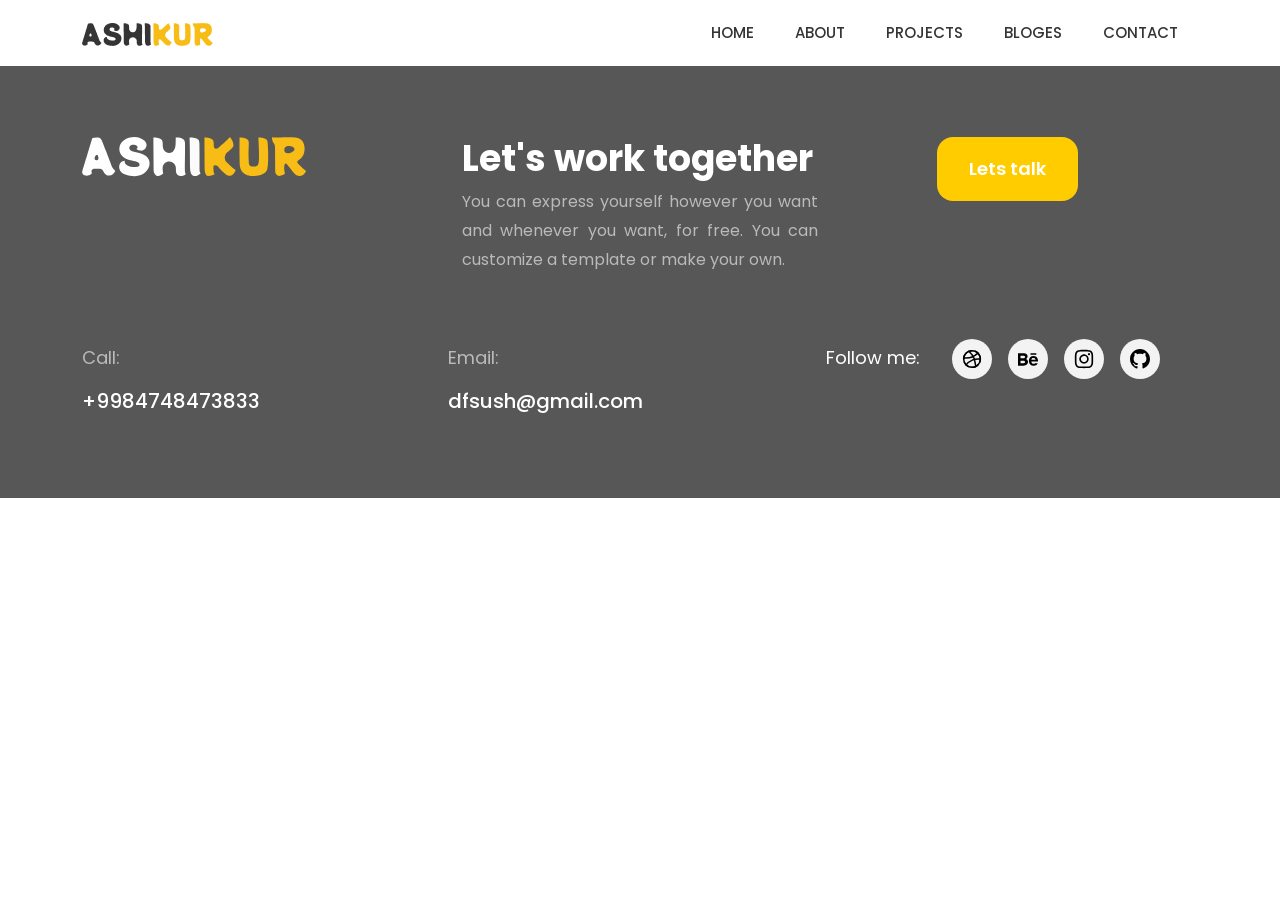
<file: blogs.html>
<!doctype html>
<html lang="en">

    <head>
        <meta charset="utf-8">
        <meta name="viewport" content="width=device-width, initial-scale=1">
        <title>Asik Rahman | Blogs</title>
        <link rel="stylesheet" href="assets/css/bootstrap.css">
        <link rel="stylesheet" href="assets/css/style.css">
        <link rel="stylesheet" href="assets/css/responsive.css">
        <link rel="preconnect" href="https://fonts.googleapis.com">
        <link rel="preconnect" href="https://fonts.gstatic.com" crossorigin>
        <link
            href="https://fonts.googleapis.com/css2?family=Baloo+Da+2:wght@400..800&family=Irish+Grover&family=PT+Sans:ital,wght@0,400;0,700;1,400;1,700&family=Poppins:ital,wght@0,100;0,200;0,300;0,400;0,500;0,600;0,700;0,800;0,900;1,100;1,200;1,300;1,400;1,500;1,600;1,700;1,800;1,900&family=Potta+One&display=swap"
            rel="stylesheet">
    </head>

    <body>


        <!-- NAV START -->
        <nav class="navbar navbar-expand-lg py-0" id="nav">
            <div class="container">
                <a class="navbar-brand" href="#">
                    <img src="assets/images/logo.png" alt="Ashikur">
                </a>
                <button class="d-lg-none mobile-menu" type="button" data-bs-toggle="offcanvas"
                    data-bs-target="#offcanvasExample" aria-controls="offcanvasExample">
                    <svg width="28" height="16" viewBox="0 0 28 16" fill="none" xmlns="http://www.w3.org/2000/svg">
                        <path d="M14 0V1.75H0V0H14ZM0 7H28V8.75H0V7ZM14 15.75V14H28V15.75H14Z" fill="black" />
                    </svg>
                </button>
                <div class="collapse navbar-collapse" id="navbarSupportedContent">
                    <ul class="navbar-nav ms-auto mb-2 mb-lg-0">
                        <li class="nav-item">
                            <a class="nav-link" aria-current="page" href="index.html">Home</a>
                        </li>
                        <li class="nav-item">
                            <a class="nav-link" aria-current="page" href="about.html">About</a>
                        </li>
                        <li class="nav-item">
                            <a class="nav-link" aria-current="page" href="project.html">Projects</a>
                        </li>
                        <li class="nav-item">
                            <a class="nav-link" aria-current="page" href="blogs.html">Bloges</a>
                        </li>
                        <li class="nav-item">
                            <a class="nav-link" aria-current="page" href="contacts.html">Contact</a>
                        </li>
                    </ul>

                </div>
            </div>
        </nav>

        <!-- NAV END -->






        <!-- Footer Start -->


        <footer id="footer">
            <div class="container">
                <div class="row justify-content-between">
                    <div class="col-lg-3">
                        <img src="assets/images/ASHIKUR.svg" alt="">
                    </div>

                    <div class="col-lg-4">
                        <h2>Let's work together</h2>
                        <p>You can express yourself however you want and whenever you want, for free. You can customize
                            a template
                            or make your own.</p>
                    </div>

                    <div class="col-lg-3">
                        <a href="#">Lets talk</a>
                    </div>
                </div>

                <div class="row2 justify-content-between">
                    <div class="col-lg-3">
                        <h4>Call:</h4>
                        <h3>+9984748473833</h3>
                    </div>

                    <div class="col-lg-3">
                        <h4>Email:</h4>
                        <h3>dfsush@gmail.com</h3>
                    </div>

                    <div class="mail-box col-lg-4">
                        <div class="follow">
                            <div>
                                <p class="mb-0">Follow me:</p>
                            </div>
                            <div class="social-icons">
                                <a href=""><svg width="20" height="20" viewBox="0 0 20 20" fill="none"
                                        xmlns="http://www.w3.org/2000/svg">
                                        <g clip-path="url(#clip0_42_6)">
                                            <path
                                                d="M18.3334 10.0001C18.3348 11.0977 18.1187 12.1847 17.6975 13.1984C17.2764 14.212 16.6585 15.1321 15.8797 15.9055C15.1072 16.6766 14.1903 17.2879 13.1815 17.7045C12.1726 18.1211 11.0916 18.3348 10.0001 18.3334C5.39759 18.3334 1.66676 14.6026 1.66676 10.0001C1.66384 7.86333 2.48462 5.80765 3.95842 4.26051C4.73606 3.43992 5.67297 2.78665 6.71181 2.34066C7.75065 1.89468 8.86957 1.66537 10.0001 1.66676C11.0916 1.66534 12.1726 1.87904 13.1815 2.29564C14.1903 2.71223 15.1072 3.32356 15.8797 4.09467C16.6585 4.8681 17.2764 5.7882 17.6975 6.80182C18.1187 7.81543 18.3348 8.90246 18.3334 10.0001V10.0001Z"
                                                stroke-width="1.5" stroke-linecap="round" stroke-linejoin="round"
                                                stroke="black" />
                                            <path
                                                d="M18.3334 9.99998C17.1175 9.99998 13.7634 9.54165 10.7613 10.8596C7.50004 12.2916 5.13879 14.5129 4.10962 15.8946"
                                                stroke-width="1.5" stroke-linecap="round" stroke-linejoin="round"
                                                stroke="black" />
                                            <path
                                                d="M6.875 2.27271C8.17917 3.47646 11.025 6.54104 12.0833 9.58354C13.1417 12.626 13.5333 16.3669 13.775 17.4315"
                                                stroke-width="1.5" stroke-linecap="round" stroke-linejoin="round"
                                                stroke="black" />
                                            <path
                                                d="M1.73096 8.9583C3.30512 9.0533 7.47221 9.13872 10.1389 7.99997C12.8055 6.86122 15.1001 4.76663 15.8872 4.10205M2.29179 13.1721C3.02609 14.9495 4.35042 16.4197 6.04179 17.335"
                                                stroke-width="1.5" stroke-linecap="round" stroke-linejoin="round"
                                                stroke="black" />
                                            <path
                                                d="M1.66676 10.0001C1.66384 7.86332 2.48462 5.80765 3.95842 4.2605M10.0001 1.66675C8.86957 1.66537 7.75065 1.89468 6.71181 2.34066C5.67297 2.78665 4.73606 3.43992 3.95842 4.2605M13.3334 2.36009C14.2824 2.77531 15.1459 3.36352 15.8797 4.09467C16.6585 4.8681 17.2764 5.7882 17.6975 6.80182C18.1187 7.81543 18.3348 8.90246 18.3334 10.0001C18.3334 11.0259 18.148 12.0088 17.8084 12.9168M10.0001 18.3334C11.0916 18.3348 12.1726 18.1211 13.1815 17.7045C14.1903 17.2879 15.1072 16.6766 15.8797 15.9055"
                                                stroke-width="1.5" stroke-linecap="round" stroke-linejoin="round"
                                                stroke="black" />
                                        </g>
                                        <defs>
                                            <clipPath id="clip0_42_6">
                                                <rect width="20" height="20" fill="white" />
                                            </clipPath>
                                        </defs>
                                    </svg></a>
                                <a href=""><svg width="20" height="20" viewBox="0 0 20 20" fill="none"
                                        xmlns="http://www.w3.org/2000/svg">
                                        <g clip-path="url(#clip0_42_32)">
                                            <path
                                                d="M18.3333 5.83341H12.5V4.16675H18.3333V5.83341ZM19.7717 14.1667C19.4033 15.2476 18.0808 16.6667 15.5208 16.6667C12.9592 16.6667 10.8842 15.2259 10.8842 11.9376C10.8842 8.67925 12.8217 7.00425 15.4392 7.00425C18.0075 7.00425 19.5758 8.48925 19.9183 10.6926C19.9833 11.1142 20.0092 11.6826 19.9975 12.4759H13.3083C13.4167 15.1517 16.2108 15.2359 17.1317 14.1667H19.7717ZM13.3667 10.8334H17.5042C17.4167 9.54425 16.5575 8.98425 15.44 8.98425C14.2183 8.98425 13.5425 9.62425 13.3667 10.8334ZM5.38833 16.6567H0V4.18425H5.79417C10.3575 4.25175 10.4442 8.72091 8.06083 9.93925C10.945 10.9892 11.0417 16.6567 5.38833 16.6567V16.6567ZM2.5 9.16675H5.48667C7.57667 9.16675 7.90833 6.66675 5.22667 6.66675H2.5V9.16675ZM5.32583 11.6667H2.5V14.1801H5.28417C7.83 14.1801 7.67417 11.6667 5.32583 11.6667V11.6667Z"
                                                fill="black" />
                                        </g>
                                        <defs>
                                            <clipPath id="clip0_42_32">
                                                <rect width="20" height="20" fill="white" />
                                            </clipPath>
                                        </defs>
                                    </svg></a>
                                <a href=""><svg width="20" height="20" viewBox="0 0 20 20" fill="none"
                                        xmlns="http://www.w3.org/2000/svg">
                                        <g clip-path="url(#clip0_42_36)">
                                            <path
                                                d="M6.22075 0.888252C7.19825 0.843252 7.50992 0.833252 9.99992 0.833252C12.4899 0.833252 12.8016 0.844085 13.7783 0.888252C14.7549 0.932419 15.4216 1.08825 16.0049 1.31409C16.6158 1.54492 17.1699 1.90575 17.6283 2.37242C18.0949 2.82992 18.4549 3.38325 18.6849 3.99492C18.9116 4.57825 19.0666 5.24492 19.1116 6.21992C19.1566 7.19909 19.1666 7.51075 19.1666 9.99992C19.1666 12.4899 19.1558 12.8016 19.1116 13.7791C19.0674 14.7541 18.9116 15.4208 18.6849 16.0041C18.4549 16.6158 18.0943 17.1701 17.6283 17.6283C17.1699 18.0949 16.6158 18.4549 16.0049 18.6849C15.4216 18.9116 14.7549 19.0666 13.7799 19.1116C12.8016 19.1566 12.4899 19.1666 9.99992 19.1666C7.50992 19.1666 7.19825 19.1558 6.22075 19.1116C5.24575 19.0674 4.57909 18.9116 3.99575 18.6849C3.38402 18.4549 2.82977 18.0943 2.37159 17.6283C1.90524 17.1705 1.54435 16.6165 1.31409 16.0049C1.08825 15.4216 0.933252 14.7549 0.888252 13.7799C0.843252 12.8008 0.833252 12.4891 0.833252 9.99992C0.833252 7.50992 0.844085 7.19825 0.888252 6.22159C0.932419 5.24492 1.08825 4.57825 1.31409 3.99492C1.54469 3.38332 1.90585 2.82935 2.37242 2.37159C2.82995 1.90534 3.38365 1.54445 3.99492 1.31409C4.57825 1.08825 5.24492 0.933252 6.21992 0.888252H6.22075ZM13.7041 2.53825C12.7374 2.49409 12.4474 2.48492 9.99992 2.48492C7.55242 2.48492 7.26242 2.49409 6.29575 2.53825C5.40159 2.57909 4.91659 2.72825 4.59325 2.85409C4.16575 3.02075 3.85992 3.21825 3.53909 3.53909C3.23496 3.83496 3.0009 4.19515 2.85409 4.59325C2.72825 4.91659 2.57909 5.40159 2.53825 6.29575C2.49409 7.26242 2.48492 7.55242 2.48492 9.99992C2.48492 12.4474 2.49409 12.7374 2.53825 13.7041C2.57909 14.5983 2.72825 15.0833 2.85409 15.4066C3.00075 15.8041 3.23492 16.1649 3.53909 16.4608C3.83492 16.7649 4.19575 16.9991 4.59325 17.1458C4.91659 17.2716 5.40159 17.4208 6.29575 17.4616C7.26242 17.5058 7.55159 17.5149 9.99992 17.5149C12.4483 17.5149 12.7374 17.5058 13.7041 17.4616C14.5983 17.4208 15.0833 17.2716 15.4066 17.1458C15.8341 16.9791 16.1399 16.7816 16.4608 16.4608C16.7649 16.1649 16.9991 15.8041 17.1458 15.4066C17.2716 15.0833 17.4208 14.5983 17.4616 13.7041C17.5058 12.7374 17.5149 12.4474 17.5149 9.99992C17.5149 7.55242 17.5058 7.26242 17.4616 6.29575C17.4208 5.40159 17.2716 4.91659 17.1458 4.59325C16.9791 4.16575 16.7816 3.85992 16.4608 3.53909C16.1649 3.23498 15.8047 3.00093 15.4066 2.85409C15.0833 2.72825 14.5983 2.57909 13.7041 2.53825V2.53825ZM8.82909 12.8258C9.48297 13.0979 10.2111 13.1347 10.889 12.9297C11.567 12.7247 12.1527 12.2907 12.5463 11.7018C12.9398 11.1129 13.1166 10.4056 13.0466 9.70084C12.9766 8.99603 12.6641 8.3374 12.1624 7.83742C11.8426 7.51782 11.4559 7.2731 11.0302 7.12087C10.6045 6.96865 10.1503 6.91272 9.70033 6.9571C9.25039 7.00148 8.81588 7.14507 8.42809 7.37753C8.0403 7.60999 7.70887 7.92554 7.45767 8.30146C7.20647 8.67738 7.04174 9.10433 6.97535 9.55155C6.90895 9.99878 6.94254 10.4552 7.0737 10.8878C7.20486 11.3205 7.43032 11.7188 7.73385 12.0539C8.03739 12.3889 8.41144 12.6526 8.82909 12.8258ZM6.66825 6.66825C7.10577 6.23073 7.62519 5.88367 8.19683 5.64689C8.76848 5.4101 9.38117 5.28823 9.99992 5.28823C10.6187 5.28823 11.2314 5.4101 11.803 5.64689C12.3747 5.88367 12.8941 6.23073 13.3316 6.66825C13.7691 7.10577 14.1162 7.62519 14.353 8.19683C14.5897 8.76848 14.7116 9.38117 14.7116 9.99992C14.7116 10.6187 14.5897 11.2314 14.353 11.803C14.1162 12.3747 13.7691 12.8941 13.3316 13.3316C12.448 14.2152 11.2495 14.7116 9.99992 14.7116C8.7503 14.7116 7.55187 14.2152 6.66825 13.3316C5.78464 12.448 5.28823 11.2495 5.28823 9.99992C5.28823 8.7503 5.78464 7.55187 6.66825 6.66825V6.66825ZM15.7566 5.98992C15.865 5.88764 15.9518 5.76465 16.0118 5.62823C16.0719 5.49181 16.1039 5.34473 16.1061 5.19569C16.1083 5.04666 16.0805 4.89871 16.0245 4.76059C15.9685 4.62248 15.8853 4.49701 15.7799 4.39162C15.6745 4.28623 15.549 4.20305 15.4109 4.14702C15.2728 4.09098 15.1248 4.06323 14.9758 4.0654C14.8268 4.06758 14.6797 4.09963 14.5433 4.15967C14.4069 4.2197 14.2839 4.3065 14.1816 4.41492C13.9827 4.62578 13.8738 4.90585 13.878 5.19569C13.8822 5.48553 13.9992 5.76232 14.2042 5.96729C14.4092 6.17226 14.686 6.28928 14.9758 6.2935C15.2657 6.29773 15.5457 6.18883 15.7566 5.98992V5.98992Z"
                                                fill-rule="evenodd" clip-rule="evenodd" fill="black" />
                                        </g>
                                        <defs>
                                            <clipPath id="clip0_42_36">
                                                <rect width="20" height="20" fill="white" />
                                            </clipPath>
                                        </defs>
                                    </svg></a>
                                <a href=""><svg width="20" height="20" viewBox="0 0 20 20" fill="none"
                                        xmlns="http://www.w3.org/2000/svg">
                                        <g clip-path="url(#clip0_42_28)">
                                            <path
                                                d="M10 0C4.475 0 0 4.475 0 10C0 14.425 2.8625 18.1625 6.8375 19.4875C7.3375 19.575 7.525 19.275 7.525 19.0125C7.525 18.775 7.5125 17.9875 7.5125 17.15C5 17.6125 4.35 16.5375 4.15 15.975C4.0375 15.6875 3.55 14.8 3.125 14.5625C2.775 14.375 2.275 13.9125 3.1125 13.9C3.9 13.8875 4.4625 14.625 4.65 14.925C5.55 16.4375 6.9875 16.0125 7.5625 15.75C7.65 15.1 7.9125 14.6625 8.2 14.4125C5.975 14.1625 3.65 13.3 3.65 9.475C3.65 8.3875 4.0375 7.4875 4.675 6.7875C4.575 6.5375 4.225 5.5125 4.775 4.1375C4.775 4.1375 5.6125 3.875 7.525 5.1625C8.325 4.9375 9.175 4.825 10.025 4.825C10.875 4.825 11.725 4.9375 12.525 5.1625C14.4375 3.8625 15.275 4.1375 15.275 4.1375C15.825 5.5125 15.475 6.5375 15.375 6.7875C16.0125 7.4875 16.4 8.375 16.4 9.475C16.4 13.3125 14.0625 14.1625 11.8375 14.4125C12.2 14.725 12.5125 15.325 12.5125 16.2625C12.5125 17.6 12.5 18.675 12.5 19.0125C12.5 19.275 12.6875 19.5875 13.1875 19.4875C15.1726 18.8173 16.8976 17.5414 18.1197 15.8395C19.3418 14.1375 19.9994 12.0952 20 10C20 4.475 15.525 0 10 0Z"
                                                fill-rule="evenodd" clip-rule="evenodd" fill="black" />
                                        </g>
                                        <defs>
                                            <clipPath id="clip0_42_28">
                                                <rect width="20" height="20" fill="white" />
                                            </clipPath>
                                        </defs>
                                    </svg></a>
                            </div>
                        </div>
                    </div>
                </div>
            </div>
        </footer>


        <!-- Footer End -->

        <script src="https://cdn.jsdelivr.net/npm/bootstrap@5.3.9/dist/js/bootstrap.bundle.min.js"
            integrity="sha384-WyOxWvTyr1QaMPfiPJSv76iReVthorl5uWlFtZPyK0IEB0hGzo9y5Bp9mYanr8Bu"
            crossorigin="anonymous"></script>
    </body>

</html>
</file>
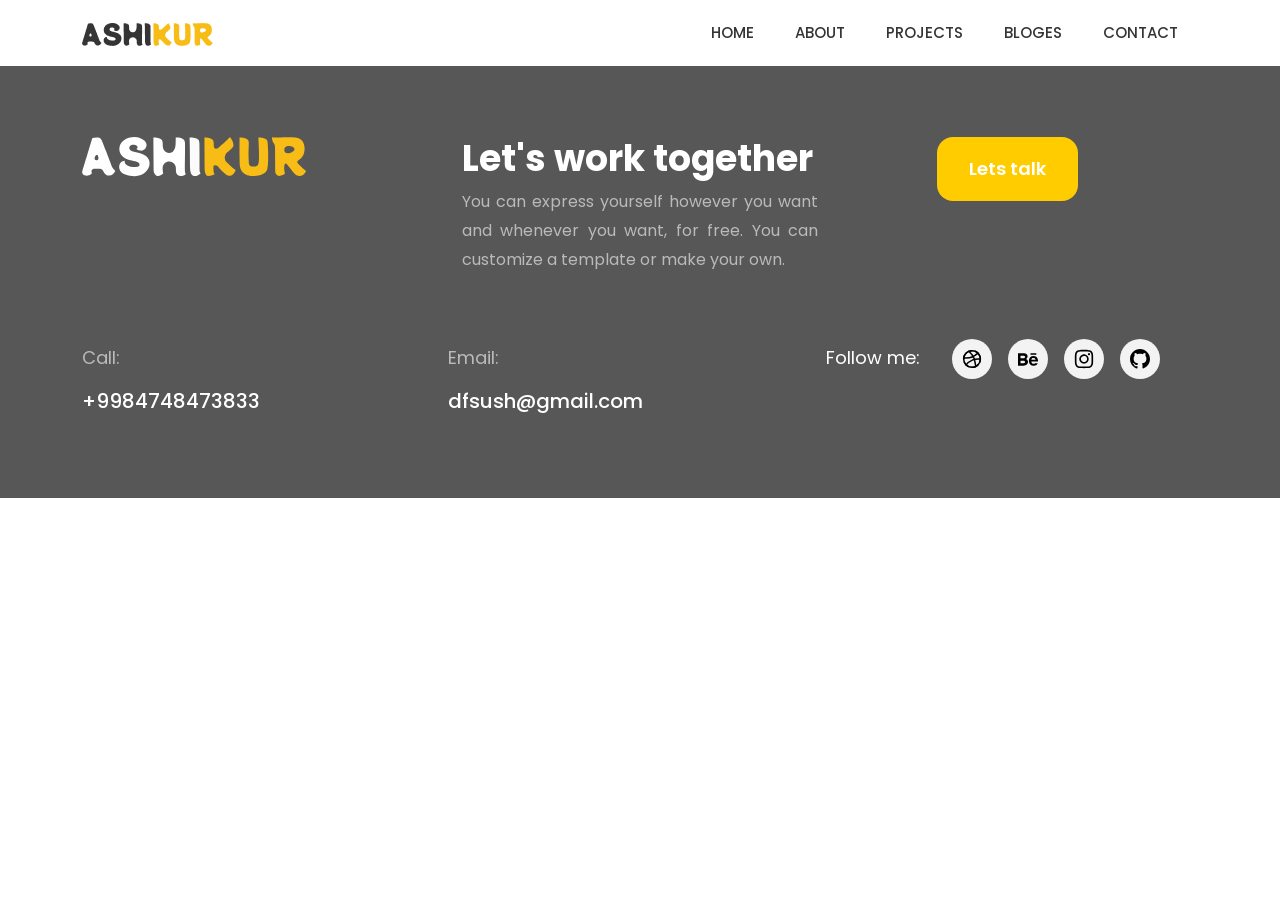
<file: contacts.html>
<!doctype html>
<html lang="en">

    <head>
        <meta charset="utf-8">
        <meta name="viewport" content="width=device-width, initial-scale=1">
        <title>Asik Rahman | Contacts</title>
        <link rel="stylesheet" href="assets/css/bootstrap.css">
        <link rel="stylesheet" href="assets/css/style.css">
        <link rel="stylesheet" href="assets/css/responsive.css">
        <link rel="preconnect" href="https://fonts.googleapis.com">
        <link rel="preconnect" href="https://fonts.gstatic.com" crossorigin>
        <link
            href="https://fonts.googleapis.com/css2?family=Baloo+Da+2:wght@400..800&family=Irish+Grover&family=PT+Sans:ital,wght@0,400;0,700;1,400;1,700&family=Poppins:ital,wght@0,100;0,200;0,300;0,400;0,500;0,600;0,700;0,800;0,900;1,100;1,200;1,300;1,400;1,500;1,600;1,700;1,800;1,900&family=Potta+One&display=swap"
            rel="stylesheet">
    </head>

    <body>


        <!-- NAV START -->
        <nav class="navbar navbar-expand-lg py-0" id="nav">
            <div class="container">
                <a class="navbar-brand" href="#">
                    <img src="assets/images/logo.png" alt="Ashikur">
                </a>
                <button class="d-lg-none mobile-menu" type="button" data-bs-toggle="offcanvas"
                    data-bs-target="#offcanvasExample" aria-controls="offcanvasExample">
                    <svg width="28" height="16" viewBox="0 0 28 16" fill="none" xmlns="http://www.w3.org/2000/svg">
                        <path d="M14 0V1.75H0V0H14ZM0 7H28V8.75H0V7ZM14 15.75V14H28V15.75H14Z" fill="black" />
                    </svg>
                </button>
                <div class="collapse navbar-collapse" id="navbarSupportedContent">
                    <ul class="navbar-nav ms-auto mb-2 mb-lg-0">
                        <li class="nav-item">
                            <a class="nav-link" aria-current="page" href="index.html">Home</a>
                        </li>
                        <li class="nav-item">
                            <a class="nav-link" aria-current="page" href="about.html">About</a>
                        </li>
                        <li class="nav-item">
                            <a class="nav-link" aria-current="page" href="project.html">Projects</a>
                        </li>
                        <li class="nav-item">
                            <a class="nav-link" aria-current="page" href="blogs.html">Bloges</a>
                        </li>
                        <li class="nav-item">
                            <a class="nav-link" aria-current="page" href="contacts.html">Contact</a>
                        </li>
                    </ul>

                </div>
            </div>
        </nav>
        <!-- NAV END -->






        <!-- Footer Start -->


        <footer id="footer">
            <div class="container">
                <div class="row justify-content-between">
                    <div class="col-lg-3">
                        <img src="assets/images/ASHIKUR.svg" alt="">
                    </div>

                    <div class="col-lg-4">
                        <h2>Let's work together</h2>
                        <p>You can express yourself however you want and whenever you want, for free. You can customize
                            a template
                            or make your own.</p>
                    </div>

                    <div class="col-lg-3">
                        <a href="#">Lets talk</a>
                    </div>
                </div>

                <div class="row2 justify-content-between">
                    <div class="col-lg-3">
                        <h4>Call:</h4>
                        <h3>+9984748473833</h3>
                    </div>

                    <div class="col-lg-3">
                        <h4>Email:</h4>
                        <h3>dfsush@gmail.com</h3>
                    </div>

                    <div class="mail-box col-lg-4">
                        <div class="follow">
                            <div>
                                <p class="mb-0">Follow me:</p>
                            </div>
                            <div class="social-icons">
                                <a href=""><svg width="20" height="20" viewBox="0 0 20 20" fill="none"
                                        xmlns="http://www.w3.org/2000/svg">
                                        <g clip-path="url(#clip0_42_6)">
                                            <path
                                                d="M18.3334 10.0001C18.3348 11.0977 18.1187 12.1847 17.6975 13.1984C17.2764 14.212 16.6585 15.1321 15.8797 15.9055C15.1072 16.6766 14.1903 17.2879 13.1815 17.7045C12.1726 18.1211 11.0916 18.3348 10.0001 18.3334C5.39759 18.3334 1.66676 14.6026 1.66676 10.0001C1.66384 7.86333 2.48462 5.80765 3.95842 4.26051C4.73606 3.43992 5.67297 2.78665 6.71181 2.34066C7.75065 1.89468 8.86957 1.66537 10.0001 1.66676C11.0916 1.66534 12.1726 1.87904 13.1815 2.29564C14.1903 2.71223 15.1072 3.32356 15.8797 4.09467C16.6585 4.8681 17.2764 5.7882 17.6975 6.80182C18.1187 7.81543 18.3348 8.90246 18.3334 10.0001V10.0001Z"
                                                stroke-width="1.5" stroke-linecap="round" stroke-linejoin="round"
                                                stroke="black" />
                                            <path
                                                d="M18.3334 9.99998C17.1175 9.99998 13.7634 9.54165 10.7613 10.8596C7.50004 12.2916 5.13879 14.5129 4.10962 15.8946"
                                                stroke-width="1.5" stroke-linecap="round" stroke-linejoin="round"
                                                stroke="black" />
                                            <path
                                                d="M6.875 2.27271C8.17917 3.47646 11.025 6.54104 12.0833 9.58354C13.1417 12.626 13.5333 16.3669 13.775 17.4315"
                                                stroke-width="1.5" stroke-linecap="round" stroke-linejoin="round"
                                                stroke="black" />
                                            <path
                                                d="M1.73096 8.9583C3.30512 9.0533 7.47221 9.13872 10.1389 7.99997C12.8055 6.86122 15.1001 4.76663 15.8872 4.10205M2.29179 13.1721C3.02609 14.9495 4.35042 16.4197 6.04179 17.335"
                                                stroke-width="1.5" stroke-linecap="round" stroke-linejoin="round"
                                                stroke="black" />
                                            <path
                                                d="M1.66676 10.0001C1.66384 7.86332 2.48462 5.80765 3.95842 4.2605M10.0001 1.66675C8.86957 1.66537 7.75065 1.89468 6.71181 2.34066C5.67297 2.78665 4.73606 3.43992 3.95842 4.2605M13.3334 2.36009C14.2824 2.77531 15.1459 3.36352 15.8797 4.09467C16.6585 4.8681 17.2764 5.7882 17.6975 6.80182C18.1187 7.81543 18.3348 8.90246 18.3334 10.0001C18.3334 11.0259 18.148 12.0088 17.8084 12.9168M10.0001 18.3334C11.0916 18.3348 12.1726 18.1211 13.1815 17.7045C14.1903 17.2879 15.1072 16.6766 15.8797 15.9055"
                                                stroke-width="1.5" stroke-linecap="round" stroke-linejoin="round"
                                                stroke="black" />
                                        </g>
                                        <defs>
                                            <clipPath id="clip0_42_6">
                                                <rect width="20" height="20" fill="white" />
                                            </clipPath>
                                        </defs>
                                    </svg></a>
                                <a href=""><svg width="20" height="20" viewBox="0 0 20 20" fill="none"
                                        xmlns="http://www.w3.org/2000/svg">
                                        <g clip-path="url(#clip0_42_32)">
                                            <path
                                                d="M18.3333 5.83341H12.5V4.16675H18.3333V5.83341ZM19.7717 14.1667C19.4033 15.2476 18.0808 16.6667 15.5208 16.6667C12.9592 16.6667 10.8842 15.2259 10.8842 11.9376C10.8842 8.67925 12.8217 7.00425 15.4392 7.00425C18.0075 7.00425 19.5758 8.48925 19.9183 10.6926C19.9833 11.1142 20.0092 11.6826 19.9975 12.4759H13.3083C13.4167 15.1517 16.2108 15.2359 17.1317 14.1667H19.7717ZM13.3667 10.8334H17.5042C17.4167 9.54425 16.5575 8.98425 15.44 8.98425C14.2183 8.98425 13.5425 9.62425 13.3667 10.8334ZM5.38833 16.6567H0V4.18425H5.79417C10.3575 4.25175 10.4442 8.72091 8.06083 9.93925C10.945 10.9892 11.0417 16.6567 5.38833 16.6567V16.6567ZM2.5 9.16675H5.48667C7.57667 9.16675 7.90833 6.66675 5.22667 6.66675H2.5V9.16675ZM5.32583 11.6667H2.5V14.1801H5.28417C7.83 14.1801 7.67417 11.6667 5.32583 11.6667V11.6667Z"
                                                fill="black" />
                                        </g>
                                        <defs>
                                            <clipPath id="clip0_42_32">
                                                <rect width="20" height="20" fill="white" />
                                            </clipPath>
                                        </defs>
                                    </svg></a>
                                <a href=""><svg width="20" height="20" viewBox="0 0 20 20" fill="none"
                                        xmlns="http://www.w3.org/2000/svg">
                                        <g clip-path="url(#clip0_42_36)">
                                            <path
                                                d="M6.22075 0.888252C7.19825 0.843252 7.50992 0.833252 9.99992 0.833252C12.4899 0.833252 12.8016 0.844085 13.7783 0.888252C14.7549 0.932419 15.4216 1.08825 16.0049 1.31409C16.6158 1.54492 17.1699 1.90575 17.6283 2.37242C18.0949 2.82992 18.4549 3.38325 18.6849 3.99492C18.9116 4.57825 19.0666 5.24492 19.1116 6.21992C19.1566 7.19909 19.1666 7.51075 19.1666 9.99992C19.1666 12.4899 19.1558 12.8016 19.1116 13.7791C19.0674 14.7541 18.9116 15.4208 18.6849 16.0041C18.4549 16.6158 18.0943 17.1701 17.6283 17.6283C17.1699 18.0949 16.6158 18.4549 16.0049 18.6849C15.4216 18.9116 14.7549 19.0666 13.7799 19.1116C12.8016 19.1566 12.4899 19.1666 9.99992 19.1666C7.50992 19.1666 7.19825 19.1558 6.22075 19.1116C5.24575 19.0674 4.57909 18.9116 3.99575 18.6849C3.38402 18.4549 2.82977 18.0943 2.37159 17.6283C1.90524 17.1705 1.54435 16.6165 1.31409 16.0049C1.08825 15.4216 0.933252 14.7549 0.888252 13.7799C0.843252 12.8008 0.833252 12.4891 0.833252 9.99992C0.833252 7.50992 0.844085 7.19825 0.888252 6.22159C0.932419 5.24492 1.08825 4.57825 1.31409 3.99492C1.54469 3.38332 1.90585 2.82935 2.37242 2.37159C2.82995 1.90534 3.38365 1.54445 3.99492 1.31409C4.57825 1.08825 5.24492 0.933252 6.21992 0.888252H6.22075ZM13.7041 2.53825C12.7374 2.49409 12.4474 2.48492 9.99992 2.48492C7.55242 2.48492 7.26242 2.49409 6.29575 2.53825C5.40159 2.57909 4.91659 2.72825 4.59325 2.85409C4.16575 3.02075 3.85992 3.21825 3.53909 3.53909C3.23496 3.83496 3.0009 4.19515 2.85409 4.59325C2.72825 4.91659 2.57909 5.40159 2.53825 6.29575C2.49409 7.26242 2.48492 7.55242 2.48492 9.99992C2.48492 12.4474 2.49409 12.7374 2.53825 13.7041C2.57909 14.5983 2.72825 15.0833 2.85409 15.4066C3.00075 15.8041 3.23492 16.1649 3.53909 16.4608C3.83492 16.7649 4.19575 16.9991 4.59325 17.1458C4.91659 17.2716 5.40159 17.4208 6.29575 17.4616C7.26242 17.5058 7.55159 17.5149 9.99992 17.5149C12.4483 17.5149 12.7374 17.5058 13.7041 17.4616C14.5983 17.4208 15.0833 17.2716 15.4066 17.1458C15.8341 16.9791 16.1399 16.7816 16.4608 16.4608C16.7649 16.1649 16.9991 15.8041 17.1458 15.4066C17.2716 15.0833 17.4208 14.5983 17.4616 13.7041C17.5058 12.7374 17.5149 12.4474 17.5149 9.99992C17.5149 7.55242 17.5058 7.26242 17.4616 6.29575C17.4208 5.40159 17.2716 4.91659 17.1458 4.59325C16.9791 4.16575 16.7816 3.85992 16.4608 3.53909C16.1649 3.23498 15.8047 3.00093 15.4066 2.85409C15.0833 2.72825 14.5983 2.57909 13.7041 2.53825V2.53825ZM8.82909 12.8258C9.48297 13.0979 10.2111 13.1347 10.889 12.9297C11.567 12.7247 12.1527 12.2907 12.5463 11.7018C12.9398 11.1129 13.1166 10.4056 13.0466 9.70084C12.9766 8.99603 12.6641 8.3374 12.1624 7.83742C11.8426 7.51782 11.4559 7.2731 11.0302 7.12087C10.6045 6.96865 10.1503 6.91272 9.70033 6.9571C9.25039 7.00148 8.81588 7.14507 8.42809 7.37753C8.0403 7.60999 7.70887 7.92554 7.45767 8.30146C7.20647 8.67738 7.04174 9.10433 6.97535 9.55155C6.90895 9.99878 6.94254 10.4552 7.0737 10.8878C7.20486 11.3205 7.43032 11.7188 7.73385 12.0539C8.03739 12.3889 8.41144 12.6526 8.82909 12.8258ZM6.66825 6.66825C7.10577 6.23073 7.62519 5.88367 8.19683 5.64689C8.76848 5.4101 9.38117 5.28823 9.99992 5.28823C10.6187 5.28823 11.2314 5.4101 11.803 5.64689C12.3747 5.88367 12.8941 6.23073 13.3316 6.66825C13.7691 7.10577 14.1162 7.62519 14.353 8.19683C14.5897 8.76848 14.7116 9.38117 14.7116 9.99992C14.7116 10.6187 14.5897 11.2314 14.353 11.803C14.1162 12.3747 13.7691 12.8941 13.3316 13.3316C12.448 14.2152 11.2495 14.7116 9.99992 14.7116C8.7503 14.7116 7.55187 14.2152 6.66825 13.3316C5.78464 12.448 5.28823 11.2495 5.28823 9.99992C5.28823 8.7503 5.78464 7.55187 6.66825 6.66825V6.66825ZM15.7566 5.98992C15.865 5.88764 15.9518 5.76465 16.0118 5.62823C16.0719 5.49181 16.1039 5.34473 16.1061 5.19569C16.1083 5.04666 16.0805 4.89871 16.0245 4.76059C15.9685 4.62248 15.8853 4.49701 15.7799 4.39162C15.6745 4.28623 15.549 4.20305 15.4109 4.14702C15.2728 4.09098 15.1248 4.06323 14.9758 4.0654C14.8268 4.06758 14.6797 4.09963 14.5433 4.15967C14.4069 4.2197 14.2839 4.3065 14.1816 4.41492C13.9827 4.62578 13.8738 4.90585 13.878 5.19569C13.8822 5.48553 13.9992 5.76232 14.2042 5.96729C14.4092 6.17226 14.686 6.28928 14.9758 6.2935C15.2657 6.29773 15.5457 6.18883 15.7566 5.98992V5.98992Z"
                                                fill-rule="evenodd" clip-rule="evenodd" fill="black" />
                                        </g>
                                        <defs>
                                            <clipPath id="clip0_42_36">
                                                <rect width="20" height="20" fill="white" />
                                            </clipPath>
                                        </defs>
                                    </svg></a>
                                <a href=""><svg width="20" height="20" viewBox="0 0 20 20" fill="none"
                                        xmlns="http://www.w3.org/2000/svg">
                                        <g clip-path="url(#clip0_42_28)">
                                            <path
                                                d="M10 0C4.475 0 0 4.475 0 10C0 14.425 2.8625 18.1625 6.8375 19.4875C7.3375 19.575 7.525 19.275 7.525 19.0125C7.525 18.775 7.5125 17.9875 7.5125 17.15C5 17.6125 4.35 16.5375 4.15 15.975C4.0375 15.6875 3.55 14.8 3.125 14.5625C2.775 14.375 2.275 13.9125 3.1125 13.9C3.9 13.8875 4.4625 14.625 4.65 14.925C5.55 16.4375 6.9875 16.0125 7.5625 15.75C7.65 15.1 7.9125 14.6625 8.2 14.4125C5.975 14.1625 3.65 13.3 3.65 9.475C3.65 8.3875 4.0375 7.4875 4.675 6.7875C4.575 6.5375 4.225 5.5125 4.775 4.1375C4.775 4.1375 5.6125 3.875 7.525 5.1625C8.325 4.9375 9.175 4.825 10.025 4.825C10.875 4.825 11.725 4.9375 12.525 5.1625C14.4375 3.8625 15.275 4.1375 15.275 4.1375C15.825 5.5125 15.475 6.5375 15.375 6.7875C16.0125 7.4875 16.4 8.375 16.4 9.475C16.4 13.3125 14.0625 14.1625 11.8375 14.4125C12.2 14.725 12.5125 15.325 12.5125 16.2625C12.5125 17.6 12.5 18.675 12.5 19.0125C12.5 19.275 12.6875 19.5875 13.1875 19.4875C15.1726 18.8173 16.8976 17.5414 18.1197 15.8395C19.3418 14.1375 19.9994 12.0952 20 10C20 4.475 15.525 0 10 0Z"
                                                fill-rule="evenodd" clip-rule="evenodd" fill="black" />
                                        </g>
                                        <defs>
                                            <clipPath id="clip0_42_28">
                                                <rect width="20" height="20" fill="white" />
                                            </clipPath>
                                        </defs>
                                    </svg></a>
                            </div>
                        </div>
                    </div>
                </div>
            </div>
        </footer>


        <!-- Footer End -->


        <script src="https://cdn.jsdelivr.net/npm/bootstrap@5.3.9/dist/js/bootstrap.bundle.min.js"
            integrity="sha384-WyOxWvTyr1QaMPfiPJSv76iReVthorl5uWlFtZPyK0IEB0hGzo9y5Bp9mYanr8Bu"
            crossorigin="anonymous"></script>
    </body>

</html>
</file>
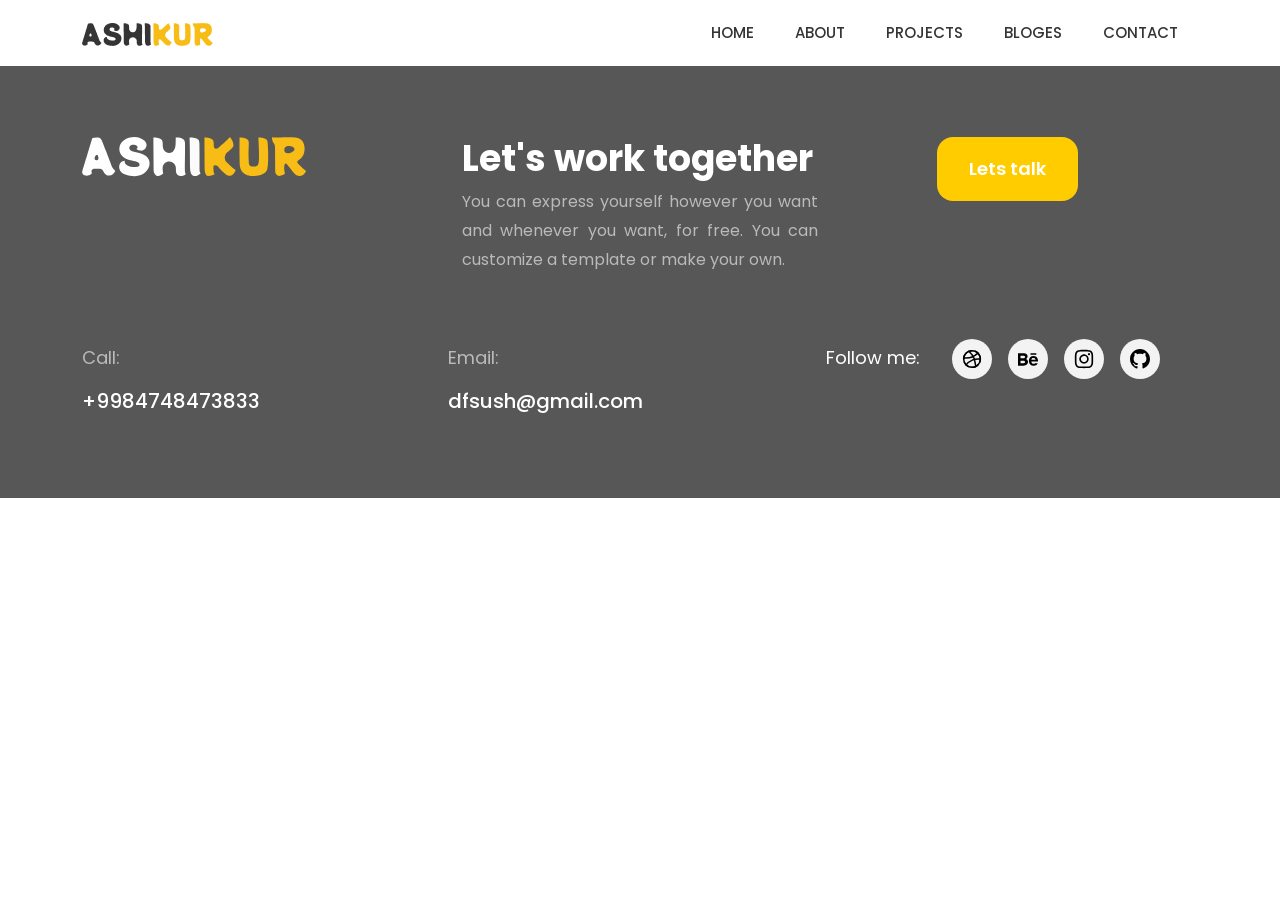
<file: project.html>
<!doctype html>
<html lang="en">

    <head>
        <meta charset="utf-8">
        <meta name="viewport" content="width=device-width, initial-scale=1">
        <title>Asik Rahman | Projects</title>
        <link rel="stylesheet" href="assets/css/bootstrap.css">
        <link rel="stylesheet" href="assets/css/style.css">
        <link rel="stylesheet" href="assets/css/responsive.css">
        <link rel="preconnect" href="https://fonts.googleapis.com">
        <link rel="preconnect" href="https://fonts.gstatic.com" crossorigin>
        <link
            href="https://fonts.googleapis.com/css2?family=Baloo+Da+2:wght@400..800&family=Irish+Grover&family=PT+Sans:ital,wght@0,400;0,700;1,400;1,700&family=Poppins:ital,wght@0,100;0,200;0,300;0,400;0,500;0,600;0,700;0,800;0,900;1,100;1,200;1,300;1,400;1,500;1,600;1,700;1,800;1,900&family=Potta+One&display=swap"
            rel="stylesheet">
    </head>

    <body>


        <!-- NAV START -->
        <nav class="navbar navbar-expand-lg py-0" id="nav">
            <div class="container">
                <a class="navbar-brand" href="#">
                    <img src="assets/images/logo.png" alt="Ashikur">
                </a>
                <button class="d-lg-none mobile-menu" type="button" data-bs-toggle="offcanvas"
                    data-bs-target="#offcanvasExample" aria-controls="offcanvasExample">
                    <svg width="28" height="16" viewBox="0 0 28 16" fill="none" xmlns="http://www.w3.org/2000/svg">
                        <path d="M14 0V1.75H0V0H14ZM0 7H28V8.75H0V7ZM14 15.75V14H28V15.75H14Z" fill="black" />
                    </svg>
                </button>
                <div class="collapse navbar-collapse" id="navbarSupportedContent">
                    <ul class="navbar-nav ms-auto mb-2 mb-lg-0">
                        <li class="nav-item">
                            <a class="nav-link" aria-current="page" href="index.html">Home</a>
                        </li>
                        <li class="nav-item">
                            <a class="nav-link" aria-current="page" href="about.html">About</a>
                        </li>
                        <li class="nav-item">
                            <a class="nav-link" aria-current="page" href="project.html">Projects</a>
                        </li>
                        <li class="nav-item">
                            <a class="nav-link" aria-current="page" href="blogs.html">Bloges</a>
                        </li>
                        <li class="nav-item">
                            <a class="nav-link" aria-current="page" href="contacts.html">Contact</a>
                        </li>
                    </ul>

                </div>
            </div>
        </nav>
        <!-- NAV END -->





        <!-- Footer Start -->


        <footer id="footer">
            <div class="container">
                <div class="row justify-content-between">
                    <div class="col-lg-3">
                        <img src="assets/images/ASHIKUR.svg" alt="">
                    </div>

                    <div class="col-lg-4">
                        <h2>Let's work together</h2>
                        <p>You can express yourself however you want and whenever you want, for free. You can customize
                            a template
                            or make your own.</p>
                    </div>

                    <div class="col-lg-3">
                        <a href="#">Lets talk</a>
                    </div>
                </div>

                <div class="row2 justify-content-between">
                    <div class="col-lg-3">
                        <h4>Call:</h4>
                        <h3>+9984748473833</h3>
                    </div>

                    <div class="col-lg-3">
                        <h4>Email:</h4>
                        <h3>dfsush@gmail.com</h3>
                    </div>

                    <div class="mail-box col-lg-4">
                        <div class="follow">
                            <div>
                                <p class="mb-0">Follow me:</p>
                            </div>
                            <div class="social-icons">
                                <a href=""><svg width="20" height="20" viewBox="0 0 20 20" fill="none"
                                        xmlns="http://www.w3.org/2000/svg">
                                        <g clip-path="url(#clip0_42_6)">
                                            <path
                                                d="M18.3334 10.0001C18.3348 11.0977 18.1187 12.1847 17.6975 13.1984C17.2764 14.212 16.6585 15.1321 15.8797 15.9055C15.1072 16.6766 14.1903 17.2879 13.1815 17.7045C12.1726 18.1211 11.0916 18.3348 10.0001 18.3334C5.39759 18.3334 1.66676 14.6026 1.66676 10.0001C1.66384 7.86333 2.48462 5.80765 3.95842 4.26051C4.73606 3.43992 5.67297 2.78665 6.71181 2.34066C7.75065 1.89468 8.86957 1.66537 10.0001 1.66676C11.0916 1.66534 12.1726 1.87904 13.1815 2.29564C14.1903 2.71223 15.1072 3.32356 15.8797 4.09467C16.6585 4.8681 17.2764 5.7882 17.6975 6.80182C18.1187 7.81543 18.3348 8.90246 18.3334 10.0001V10.0001Z"
                                                stroke-width="1.5" stroke-linecap="round" stroke-linejoin="round"
                                                stroke="black" />
                                            <path
                                                d="M18.3334 9.99998C17.1175 9.99998 13.7634 9.54165 10.7613 10.8596C7.50004 12.2916 5.13879 14.5129 4.10962 15.8946"
                                                stroke-width="1.5" stroke-linecap="round" stroke-linejoin="round"
                                                stroke="black" />
                                            <path
                                                d="M6.875 2.27271C8.17917 3.47646 11.025 6.54104 12.0833 9.58354C13.1417 12.626 13.5333 16.3669 13.775 17.4315"
                                                stroke-width="1.5" stroke-linecap="round" stroke-linejoin="round"
                                                stroke="black" />
                                            <path
                                                d="M1.73096 8.9583C3.30512 9.0533 7.47221 9.13872 10.1389 7.99997C12.8055 6.86122 15.1001 4.76663 15.8872 4.10205M2.29179 13.1721C3.02609 14.9495 4.35042 16.4197 6.04179 17.335"
                                                stroke-width="1.5" stroke-linecap="round" stroke-linejoin="round"
                                                stroke="black" />
                                            <path
                                                d="M1.66676 10.0001C1.66384 7.86332 2.48462 5.80765 3.95842 4.2605M10.0001 1.66675C8.86957 1.66537 7.75065 1.89468 6.71181 2.34066C5.67297 2.78665 4.73606 3.43992 3.95842 4.2605M13.3334 2.36009C14.2824 2.77531 15.1459 3.36352 15.8797 4.09467C16.6585 4.8681 17.2764 5.7882 17.6975 6.80182C18.1187 7.81543 18.3348 8.90246 18.3334 10.0001C18.3334 11.0259 18.148 12.0088 17.8084 12.9168M10.0001 18.3334C11.0916 18.3348 12.1726 18.1211 13.1815 17.7045C14.1903 17.2879 15.1072 16.6766 15.8797 15.9055"
                                                stroke-width="1.5" stroke-linecap="round" stroke-linejoin="round"
                                                stroke="black" />
                                        </g>
                                        <defs>
                                            <clipPath id="clip0_42_6">
                                                <rect width="20" height="20" fill="white" />
                                            </clipPath>
                                        </defs>
                                    </svg></a>
                                <a href=""><svg width="20" height="20" viewBox="0 0 20 20" fill="none"
                                        xmlns="http://www.w3.org/2000/svg">
                                        <g clip-path="url(#clip0_42_32)">
                                            <path
                                                d="M18.3333 5.83341H12.5V4.16675H18.3333V5.83341ZM19.7717 14.1667C19.4033 15.2476 18.0808 16.6667 15.5208 16.6667C12.9592 16.6667 10.8842 15.2259 10.8842 11.9376C10.8842 8.67925 12.8217 7.00425 15.4392 7.00425C18.0075 7.00425 19.5758 8.48925 19.9183 10.6926C19.9833 11.1142 20.0092 11.6826 19.9975 12.4759H13.3083C13.4167 15.1517 16.2108 15.2359 17.1317 14.1667H19.7717ZM13.3667 10.8334H17.5042C17.4167 9.54425 16.5575 8.98425 15.44 8.98425C14.2183 8.98425 13.5425 9.62425 13.3667 10.8334ZM5.38833 16.6567H0V4.18425H5.79417C10.3575 4.25175 10.4442 8.72091 8.06083 9.93925C10.945 10.9892 11.0417 16.6567 5.38833 16.6567V16.6567ZM2.5 9.16675H5.48667C7.57667 9.16675 7.90833 6.66675 5.22667 6.66675H2.5V9.16675ZM5.32583 11.6667H2.5V14.1801H5.28417C7.83 14.1801 7.67417 11.6667 5.32583 11.6667V11.6667Z"
                                                fill="black" />
                                        </g>
                                        <defs>
                                            <clipPath id="clip0_42_32">
                                                <rect width="20" height="20" fill="white" />
                                            </clipPath>
                                        </defs>
                                    </svg></a>
                                <a href=""><svg width="20" height="20" viewBox="0 0 20 20" fill="none"
                                        xmlns="http://www.w3.org/2000/svg">
                                        <g clip-path="url(#clip0_42_36)">
                                            <path
                                                d="M6.22075 0.888252C7.19825 0.843252 7.50992 0.833252 9.99992 0.833252C12.4899 0.833252 12.8016 0.844085 13.7783 0.888252C14.7549 0.932419 15.4216 1.08825 16.0049 1.31409C16.6158 1.54492 17.1699 1.90575 17.6283 2.37242C18.0949 2.82992 18.4549 3.38325 18.6849 3.99492C18.9116 4.57825 19.0666 5.24492 19.1116 6.21992C19.1566 7.19909 19.1666 7.51075 19.1666 9.99992C19.1666 12.4899 19.1558 12.8016 19.1116 13.7791C19.0674 14.7541 18.9116 15.4208 18.6849 16.0041C18.4549 16.6158 18.0943 17.1701 17.6283 17.6283C17.1699 18.0949 16.6158 18.4549 16.0049 18.6849C15.4216 18.9116 14.7549 19.0666 13.7799 19.1116C12.8016 19.1566 12.4899 19.1666 9.99992 19.1666C7.50992 19.1666 7.19825 19.1558 6.22075 19.1116C5.24575 19.0674 4.57909 18.9116 3.99575 18.6849C3.38402 18.4549 2.82977 18.0943 2.37159 17.6283C1.90524 17.1705 1.54435 16.6165 1.31409 16.0049C1.08825 15.4216 0.933252 14.7549 0.888252 13.7799C0.843252 12.8008 0.833252 12.4891 0.833252 9.99992C0.833252 7.50992 0.844085 7.19825 0.888252 6.22159C0.932419 5.24492 1.08825 4.57825 1.31409 3.99492C1.54469 3.38332 1.90585 2.82935 2.37242 2.37159C2.82995 1.90534 3.38365 1.54445 3.99492 1.31409C4.57825 1.08825 5.24492 0.933252 6.21992 0.888252H6.22075ZM13.7041 2.53825C12.7374 2.49409 12.4474 2.48492 9.99992 2.48492C7.55242 2.48492 7.26242 2.49409 6.29575 2.53825C5.40159 2.57909 4.91659 2.72825 4.59325 2.85409C4.16575 3.02075 3.85992 3.21825 3.53909 3.53909C3.23496 3.83496 3.0009 4.19515 2.85409 4.59325C2.72825 4.91659 2.57909 5.40159 2.53825 6.29575C2.49409 7.26242 2.48492 7.55242 2.48492 9.99992C2.48492 12.4474 2.49409 12.7374 2.53825 13.7041C2.57909 14.5983 2.72825 15.0833 2.85409 15.4066C3.00075 15.8041 3.23492 16.1649 3.53909 16.4608C3.83492 16.7649 4.19575 16.9991 4.59325 17.1458C4.91659 17.2716 5.40159 17.4208 6.29575 17.4616C7.26242 17.5058 7.55159 17.5149 9.99992 17.5149C12.4483 17.5149 12.7374 17.5058 13.7041 17.4616C14.5983 17.4208 15.0833 17.2716 15.4066 17.1458C15.8341 16.9791 16.1399 16.7816 16.4608 16.4608C16.7649 16.1649 16.9991 15.8041 17.1458 15.4066C17.2716 15.0833 17.4208 14.5983 17.4616 13.7041C17.5058 12.7374 17.5149 12.4474 17.5149 9.99992C17.5149 7.55242 17.5058 7.26242 17.4616 6.29575C17.4208 5.40159 17.2716 4.91659 17.1458 4.59325C16.9791 4.16575 16.7816 3.85992 16.4608 3.53909C16.1649 3.23498 15.8047 3.00093 15.4066 2.85409C15.0833 2.72825 14.5983 2.57909 13.7041 2.53825V2.53825ZM8.82909 12.8258C9.48297 13.0979 10.2111 13.1347 10.889 12.9297C11.567 12.7247 12.1527 12.2907 12.5463 11.7018C12.9398 11.1129 13.1166 10.4056 13.0466 9.70084C12.9766 8.99603 12.6641 8.3374 12.1624 7.83742C11.8426 7.51782 11.4559 7.2731 11.0302 7.12087C10.6045 6.96865 10.1503 6.91272 9.70033 6.9571C9.25039 7.00148 8.81588 7.14507 8.42809 7.37753C8.0403 7.60999 7.70887 7.92554 7.45767 8.30146C7.20647 8.67738 7.04174 9.10433 6.97535 9.55155C6.90895 9.99878 6.94254 10.4552 7.0737 10.8878C7.20486 11.3205 7.43032 11.7188 7.73385 12.0539C8.03739 12.3889 8.41144 12.6526 8.82909 12.8258ZM6.66825 6.66825C7.10577 6.23073 7.62519 5.88367 8.19683 5.64689C8.76848 5.4101 9.38117 5.28823 9.99992 5.28823C10.6187 5.28823 11.2314 5.4101 11.803 5.64689C12.3747 5.88367 12.8941 6.23073 13.3316 6.66825C13.7691 7.10577 14.1162 7.62519 14.353 8.19683C14.5897 8.76848 14.7116 9.38117 14.7116 9.99992C14.7116 10.6187 14.5897 11.2314 14.353 11.803C14.1162 12.3747 13.7691 12.8941 13.3316 13.3316C12.448 14.2152 11.2495 14.7116 9.99992 14.7116C8.7503 14.7116 7.55187 14.2152 6.66825 13.3316C5.78464 12.448 5.28823 11.2495 5.28823 9.99992C5.28823 8.7503 5.78464 7.55187 6.66825 6.66825V6.66825ZM15.7566 5.98992C15.865 5.88764 15.9518 5.76465 16.0118 5.62823C16.0719 5.49181 16.1039 5.34473 16.1061 5.19569C16.1083 5.04666 16.0805 4.89871 16.0245 4.76059C15.9685 4.62248 15.8853 4.49701 15.7799 4.39162C15.6745 4.28623 15.549 4.20305 15.4109 4.14702C15.2728 4.09098 15.1248 4.06323 14.9758 4.0654C14.8268 4.06758 14.6797 4.09963 14.5433 4.15967C14.4069 4.2197 14.2839 4.3065 14.1816 4.41492C13.9827 4.62578 13.8738 4.90585 13.878 5.19569C13.8822 5.48553 13.9992 5.76232 14.2042 5.96729C14.4092 6.17226 14.686 6.28928 14.9758 6.2935C15.2657 6.29773 15.5457 6.18883 15.7566 5.98992V5.98992Z"
                                                fill-rule="evenodd" clip-rule="evenodd" fill="black" />
                                        </g>
                                        <defs>
                                            <clipPath id="clip0_42_36">
                                                <rect width="20" height="20" fill="white" />
                                            </clipPath>
                                        </defs>
                                    </svg></a>
                                <a href=""><svg width="20" height="20" viewBox="0 0 20 20" fill="none"
                                        xmlns="http://www.w3.org/2000/svg">
                                        <g clip-path="url(#clip0_42_28)">
                                            <path
                                                d="M10 0C4.475 0 0 4.475 0 10C0 14.425 2.8625 18.1625 6.8375 19.4875C7.3375 19.575 7.525 19.275 7.525 19.0125C7.525 18.775 7.5125 17.9875 7.5125 17.15C5 17.6125 4.35 16.5375 4.15 15.975C4.0375 15.6875 3.55 14.8 3.125 14.5625C2.775 14.375 2.275 13.9125 3.1125 13.9C3.9 13.8875 4.4625 14.625 4.65 14.925C5.55 16.4375 6.9875 16.0125 7.5625 15.75C7.65 15.1 7.9125 14.6625 8.2 14.4125C5.975 14.1625 3.65 13.3 3.65 9.475C3.65 8.3875 4.0375 7.4875 4.675 6.7875C4.575 6.5375 4.225 5.5125 4.775 4.1375C4.775 4.1375 5.6125 3.875 7.525 5.1625C8.325 4.9375 9.175 4.825 10.025 4.825C10.875 4.825 11.725 4.9375 12.525 5.1625C14.4375 3.8625 15.275 4.1375 15.275 4.1375C15.825 5.5125 15.475 6.5375 15.375 6.7875C16.0125 7.4875 16.4 8.375 16.4 9.475C16.4 13.3125 14.0625 14.1625 11.8375 14.4125C12.2 14.725 12.5125 15.325 12.5125 16.2625C12.5125 17.6 12.5 18.675 12.5 19.0125C12.5 19.275 12.6875 19.5875 13.1875 19.4875C15.1726 18.8173 16.8976 17.5414 18.1197 15.8395C19.3418 14.1375 19.9994 12.0952 20 10C20 4.475 15.525 0 10 0Z"
                                                fill-rule="evenodd" clip-rule="evenodd" fill="black" />
                                        </g>
                                        <defs>
                                            <clipPath id="clip0_42_28">
                                                <rect width="20" height="20" fill="white" />
                                            </clipPath>
                                        </defs>
                                    </svg></a>
                            </div>
                        </div>
                    </div>
                </div>
            </div>
        </footer>


        <!-- Footer End -->

        <script src="https://cdn.jsdelivr.net/npm/bootstrap@5.3.9/dist/js/bootstrap.bundle.min.js"
            integrity="sha384-WyOxWvTyr1QaMPfiPJSv76iReVthorl5uWlFtZPyK0IEB0hGzo9y5Bp9mYanr8Bu"
            crossorigin="anonymous"></script>
    </body>

</html>
</file>
<file: assets/css/style.css>
:root {
    --font-family: "Poppins", sans-serif;
    --second-family: "PT Sans", sans-serif;
    --third-family: "Potta One", sans-serif;
    --font3: "Baloo Da 2", sans-serif;
    --font4: "Irish Grover", sans-serif;
}

body {
    font-family: var(--font-family);
    background-color: white;
}

/* nav  start */

#nav ul li a {
    font-family: var(--font-family);
    font-weight: 500;
    font-size: 15px;
    line-height: 200%;
    color: #353535;
    text-transform: uppercase;
    padding: 18px 20.5px;
    position: relative;
    transition: 0.3s;
}

#nav ul li a:hover {
    color: #ffd233;
}


#nav ul li a::before {
    content: "";
    position: absolute;
    width: 0%;
    height: 1px;
    background-color: #ffd233;
    left: 0;
    bottom: 0;
    opacity: 0;
    visibility: hidden;
    transition: 0.3s;
}

#nav ul li a:hover::before {
    opacity: 1;
    visibility: visible;
    width: 100%;
}

/* nav  end */

/* hero start */

#hero .row {
    padding: 30px 0px;
}

#hero h5 {
    font-family: var(--font-family);
    font-weight: 400;
    font-size: 24px;
    color: #353535;
}

#hero h1 {
    font-family: var(--second-family);
    font-weight: 700;
    font-size: 64px;
    color: #353535;
}

#hero p {
    font-family: var(--font-family);
    font-weight: 400;
    font-size: 20px;
    line-height: 190%;
    color: #353535;
}

#hero .btns {
    display: flex;
    gap: 36px;
    margin-top: 53px;
}

#hero .btns a:first-child {
    display: inline-block;
    border-radius: 20px;
    padding: 16px 40px;
    background: #fc0;
    font-family: var(--font-family);
    font-weight: 600;
    font-size: 20px;
    line-height: 180%;
    color: #fff;
    text-decoration: none;
}

#hero .btns a:last-child {
    display: inline-block;
    border: 1px solid #000;
    border-radius: 20px;
    padding: 16px 40px;
    background: #fff;
    font-family: var(--font-family);
    font-weight: 500;
    font-size: 20px;
    line-height: 180%;
    color: #353535;
    text-decoration: none;
}

#hero .follow p {
    font-family: var(--font-family);
    font-weight: 500;
    font-size: 22px;
    line-height: 180%;
    color: #353535;
}

#hero {
    position: relative;
}

#hero .scroll-down {
    position: absolute;
    justify-content: center;
    display: flex;
    left: 0;
    bottom: 0;
}

#hero .follow {
    margin-top: 48px;
    display: flex;
    align-items: center;
    gap: 32px;
}



#hero .social-icons {
    display: flex;
    gap: 16px;
}

#hero .social-icons a {
    display: flex;
    line-height: 0;
    padding: 10px;
    border-radius: 100%;
    background-color: #F4F3F3;
    width: 40px;
    height: 40px;
    align-items: center;
    transition: 0.5s;
}


#hero .social-icons a:hover {
    transform: rotate(45deg);
}

/* hero end */

/* about start */

#about {
    padding-top: 28px;
    margin-top: 76px;
    background: linear-gradient(95.13deg, #fc0 -21.32%, #fbf7ac 91.18%, #faffcb 111.64%, #faffcb 111.64%);
}

#about h3 {
    font-family: var(--second-family);
    font-weight: 700;
    font-size: 50px;
    color: #353535;
}

#about p {
    margin-top: 26px;
    font-family: var(--font-family);
    font-weight: 400;
    font-size: 20px;
    line-height: 190%;
    color: #353535;
}

#about a {
    display: inline-block;
    margin-top: 45px;
    font-family: var(--font-family);
    font-weight: 500;
    font-size: 18px;
    line-height: 180%;
    color: #353535;
    text-decoration: none;
    padding: 17px 43px;
    border: 1px solid #000;
    border-radius: 20px;
}

#about {
    position: relative;
    overflow: hidden;
}

#about .green-circle {
    position: absolute;
    width: 208px;
    height: 208px;
    background: linear-gradient(135deg, #63c68b, #399966);
    border-radius: 50%;
    right: 8.5%;
    bottom: -100px;
}

/* about end */

/* card start */

#card {
    margin: 147px 0px;
}

#card .row {
    flex-wrap: wrap;
}

#card .card {
    border: none;
    border-radius: 20px;
    box-shadow: 0 4px 30px 0 rgba(0, 0, 0, 0.08);
}

.card-img-top {
    margin: 39px auto 39px;
    display: block;
}

#card img {
    width: 78px;
    height: 79px;
}

#card .card-title {
    font-family: var(--font-family);
    font-weight: 600;
    font-size: 22px;
    line-height: 180%;
    text-align: center;
    color: #353535;
}

#card .card-text {
    font-family: var(--font-family);
    font-weight: 400;
    font-size: 16px;
    line-height: 190%;
    text-align: center;
    color: #7a7a7a;
    margin-bottom: 57px;
}

/* card end */


/* Branding Start */




#branding {
    margin-top: 76px;
}

#branding .container {
    padding-top: 17px;
    border-radius: 30px;
    background: linear-gradient(95.13deg, #fc0 -21.32%, #fbf7ac 91.18%, #faffcb 111.64%, #faffcb 111.64%);
}

#branding h3 {
    font-family: var(--second-family);
    font-weight: 700;
    font-size: 50px;
    color: #353535;
}

#branding p {
    margin-top: 26px;
    font-family: var(--font-family);
    font-weight: 400;
    font-size: 20px;
    line-height: 190%;
    color: #353535;
}

#branding a {
    display: inline-block;
    margin-top: 45px;
    font-family: var(--font-family);
    font-weight: 500;
    font-size: 18px;
    line-height: 180%;
    color: #353535;
    text-decoration: none;
    padding: 17px 43px;
    border: 1px solid #000;
    border-radius: 20px;
}



/* Branding End */

/* Experience start */

#experience h4 {
    font-family: var(--font-family);
    font-weight: 600;
    font-size: 24px;
    line-height: 180%;
    color: #353535;
}

#experience p {
    font-family: var(--font-family);
    font-weight: 500;
    font-size: 18px;
    line-height: 180%;
    color: #7a7a7a;
}

#experience .parent {
    position: relative;
}

#experience .parent::after {
    content: "";
    position: absolute;
    width: 42px;
    height: 42px;
    top: 0;
    right: -132px;
    border: 2px dashed #7a7a7a;
    border-radius: 50%;
    background-color: white;
    z-index: 1;
}


#experience .parent::before {
    content: "";
    position: absolute;
    width: 20px;
    height: 20px;
    top: 10px;
    right: -121px;
    background-color: #52AB70;
    border-radius: 50%;
    z-index: 2;
}

#experience .row {
    position: relative;
}


#experience .parent .line {
    position: absolute;
    top: 0;
    right: -112px;
    height: 100%;
    border-right: 2px dashed #7a7a7a;
}

#experience .row:nth-child(3n+1) .parent::before {
    background-color: #52AB70;
}

#experience .row:nth-child(3n+2) .parent::before {
    background-color: #F17676;
}

#experience .row:nth-child(3n) .parent::before {
    background-color: #FFD233;
}

#experience .container h2 {
    font-family: var(--second-family);
    font-weight: 700;
    font-size: 50px;
    margin: 93px 0px;
    color: #353535;
}

/* Experience End */

/* Skills Start */


#skills .container {
    margin-top: 292px;
}

#skills .lavel {
    margin-top: 44px;
}

#skills h3 {
    font-family: var(--second-family);
    font-weight: 700;
    font-size: 50px;
    color: #353535;
}

#skills p {
    font-family: var(--font-family);
    font-weight: 400;
    font-size: 20px;
    line-height: 200%;
    color: #7a7a7a;
    margin-top: 49px;
    margin-bottom: 39px;
}

#skills a {
    font-family: var(--font-family);
    font-weight: 500;
    font-size: 16px;
    line-height: 180%;
    color: #fff;
    display: inline-block;
    padding: 10px 21px;
    background-color: #fc0;
    text-decoration: none;
    border-radius: 12px;
}

#skills .progress {
    height: 6px;
}

#skills .progress-bar {
    background-color: #f16500;
}

#skills .progress-bar2 {
    background-color: #03249b;
}

#skills .progress-bar3 {
    background-color: #700d60;
}

#skills .progress-bar4 {
    background-color: #234bda;
}

#skills .lavel h4 {
    font-family: var(--font-family);
    font-weight: 600;
    font-size: 18px;
    line-height: 180%;
    color: #353535;
}

#skills .lavel span {
    font-family: var(--font-family);
    font-weight: 600;
    font-size: 18px;
    line-height: 180%;
    color: #353535;
}

.nav-pills {
    align-items: center;
    gap: 35px;
}


.nav-pills .nav-link.active {
    color: #353535;
    background-color: transparent;
    border: 1px solid #000;
    border-radius: 20px;
    padding: 16px 65px;
    font-family: var(--font-family);
    font-weight: 500;
    font-size: 18px;
    text-align: center;
}

.nav-pills .nav-link {
    color: #353535;
    background-color: transparent;
    border: none;
    font-family: var(--font-family);
    font-weight: 500;
    font-size: 18px;
    text-align: center;
}

/* Skills End */

/* Service Start */

#service {
    margin-top: 146px;
    background-color: #fff7d5;
    padding: 80px 0 60px;
}


#service h2 {
    font-size: 30px;
    font-weight: 700;
    color: #353535;
    margin-bottom: 10px;
}

#service .container h2{
    text-align: center;
}

#service .container  p {
    max-width: 420px;
    margin: 0 auto;
    color: #777;
    font-size: 14px;
    line-height: 22px;
}

#service .service-row {
    margin-top: 65px;
}

#service .service-card {
    text-align: center;
    background: #fff;
    border: 1px solid #e8e3d5;
    border-radius: 10px;
    padding: 20px 25px 35px;
    min-height: 268px;
    box-shadow: 0 3px 7px rgba(0, 0, 0, 0.06);
    transition: 0.3s ease;
}

#service .service-card.active {
    background: linear-gradient(135deg, #ffcc00, #ffe77a);
    border-color: #f5c928;
    transform: scale(1.03);
}



#service .service-card h4 {
    font-size: 17px;
    font-weight: 700;
    color: #353535;
    margin-bottom: 18px;
}

#service .service-card p {
    font-size: 12px;
    line-height: 19px;
    color: #888;
    margin-bottom: 0;
}

/* Service End */


/* Feedback Start */

#feedback {
    padding: 19px 0px;
    background-color: #fbfbfb;
}

#feedback .container h2 {
    font-family: var(--second-family);
    font-weight: 700;
    font-size: 50px;
    line-height: 135%;
    color: #353535;
}

#feedback .container p {
    margin-top: 86px;
    font-family: var(--font-family);
    font-weight: 400;
    font-size: 18px;
    line-height: 180%;
    color: #7a7a7a;
}

#feedback .feedback-info p {
    font-family: var(--font-family);
    font-weight: 400;
    font-size: 20px;
    line-height: 200%;
    color: #7a7a7a;
}

#feedback .feedback-info .feed-info {
    margin-top: 28px;
    margin-left: 50px;
}

#feedback .feedback-info .feed-info h3 {
    font-family: var(--font-family);
    font-weight: 500;
    font-size: 24px;
    line-height: 200%;
    color: #353535;
}

#feedback .feedback-info .feed-info span {
    font-family: var(--font-family);
    font-weight: 400;
    font-size: 16px;
    margin-top: 0;
    text-align: center;
    color: #7a7a7a;
}

/* Feedback End */

#blogs .row1 {
    margin-bottom: 41px;
}


#blogs .row2 {
    margin-bottom: 41px;
}

#blogs h2 {
    font-family: var(--second-family);
    font-weight: 700;
    font-size: 50px;
    line-height: 135%;
    text-align: right;
    color: #353535;
    margin-top: 91px;
    margin-bottom: 112px;
}

#blogs .date p {
    font-family: var(--font-family);
    font-weight: 400;
    font-size: 14px;
    line-height: 190%;
    color: #7a7a7a;
}

#blogs .date h5 {
    font-family: var(--font-family);
    font-weight: 500;
    font-size: 14px;
    line-height: 190%;
    color: #353535;
    margin-left: 25px;
}

#blogs .date-item h4 {
    font-family: var(--font-family);
    font-weight: 600;
    font-size: 18px;
    line-height: 190%;
    color: #353535;
}

#blogs .date-item a {
    font-family: var(--font-family);
    font-weight: 500;
    font-size: 18px;
    line-height: 190%;
    color: #353535;
    text-decoration: none;
    margin-top: 60px;
    display: inline-block;

}


/* Subscribe start */

#news .container {
    margin-top: 166px;
    margin-bottom: 152px;
    padding: 86px 76px;
    border-radius: 30px;
    background: linear-gradient(95.13deg, #fc0 -21.32%, #fbf7ac 91.18%, #faffcb 111.64%, #faffcb 111.64%);
}

#news h3 {
    font-family: var(--font-family);
    font-weight: 400;
    font-size: 20px;
    line-height: 150%;
    color: #353535;
}

#news h2 {
    font-family: var(--font-family);
    font-weight: 600;
    font-size: 36px;
    line-height: 150%;
    color: #353535;
}

#news p {
    font-family: var(--font-family);
    font-weight: 400;
    font-size: 18px;
    line-height: 150%;
    color: #353535;
}

#news .info {
    align-items: center;
}

#news .email-box {
    display: flex;
    border-radius: 16px;
    width: 455px;
    height: 82px;
    background: #fff;
    overflow: hidden;

}

#news .email-box input {
    height: 100%;
    width: 70%;
    border: none;
    outline: none;
    color: #333;
    padding: 0 38px;
    font-size: 18px;
}

#news .email-box button {
    width: 30%;
    height: 100%;
    border: none;
    outline: none;
    background-color: #ff6565;
    font-family: var(--font-family);
    font-weight: 600;
    font-size: 16px;
    line-height: 200%;
    color: #fff;
}


/* Subscribe end */

/* Footer Start */

#footer {
    background-color: #575757;
    padding: 71px 0px;
}

#footer h2 {
    font-family: var(--font-family);
    font-weight: 700;
    font-size: 36px;
    color: #fff;
}

#footer p {
    font-family: var(--font-family);
    font-weight: 400;
    font-size: 16px;
    line-height: 180%;
    text-align: justify;
    color: #bbb9b9;
}

#footer a {
    text-decoration: none;
    font-family: var(--font-family);
    font-weight: 600;
    font-size: 18px;
    line-height: 180%;
    color: #fff;
    padding: 16px 32px;
    display: inline-block;
    background-color: #fc0;
    border-radius: 16px;
}


#footer .follow {
    margin-top: 48px;
    display: flex;
    align-items: center;
    gap: 32px;
}



#footer .social-icons {
    display: flex;
    gap: 16px;
}

#footer .social-icons a {
    display: flex;
    line-height: 0;
    padding: 10px;
    border-radius: 100%;
    background-color: #F4F3F3;
    width: 40px;
    height: 40px;
    align-items: center;
    transition: 0.5s;
}

#footer .follow p {
    font-family: var(--font-family);
    font-weight: 400;
    font-size: 18px;
    line-height: 180%;
    text-align: justify;
    color: #fff;
}

#footer .mail-box {
    margin-left: 12px;
}

#footer .row2 {
    display: flex;
    align-items: baseline;
}

#footer h4 {
    font-family: var(--font-family);
    font-weight: 400;
    font-size: 18px;
    line-height: 180%;
    text-align: justify;
    color: #bbb9b9;
}

#footer h3 {
    font-family: var(--font-family);
    font-weight: 500;
    font-size: 20px;
    line-height: 180%;
    color: #fff;
}

/* Footer End */








/* about main Start */




/* About Main Start */
</file>
<file: assets/css/responsive.css>
@media (max-width: 768px) {

    #nav {
        padding: 18px !important;
        box-shadow: 0 4px 10px 0 rgba(0, 0, 0, 0.1);
    }

    #nav .mobile-menu {
        background-color: transparent;
        border: none;
    }

    .mobile-menu-offcanvas {
        max-width: 70%;
    }

    #hero h5 {
        font-weight: 500;
        font-size: 15px;
    }

    #hero h1 {
        font-weight: 700;
        font-size: 34px;
    }

    #hero p {
        font-weight: 400;
        font-size: 15px;
        line-height: 190%;
    }

    #hero .btns {
        gap: 12px;
        margin-top: 22px;
    }

    #hero .btns a:first-child {
        border-radius: 10px;
        padding: 8px 20px;
        font-weight: 600;
        font-size: 16px;
        line-height: 180%;
    }

    #hero .btns a:last-child {
        border-radius: 10px;
        padding: 8px 20px;
        font-weight: 600;
        font-size: 16px;
        line-height: 180%;
    }

    #hero .follow p {
        font-weight: 500;
        font-size: 16px;
        line-height: 180%;
    }


    #hero .scroll-down {
        bottom: -22px;
    }

    #about h3 {
        font-weight: 700;
        font-size: 24px;
    }

    #about p {
        font-weight: 400;
        font-size: 14px;
        line-height: 171%;
    }

    #about a {
        margin-top: 36px;
        border-radius: 10px;
        padding: 8px 20px;
        font-weight: 600;
        font-size: 16px;
        line-height: 180%;
    }

    #about .info-text {
        padding: 27px 40px;
    }

    #about img {
        transform: scaleX(-1);
    }

    #card {
        margin-top: 75px;
        margin-bottom: 15px;
    }

    #card .row {
        gap: 15px;
    }

    #branding {
        padding: 16px;
    }

    #branding a {
        margin: 16px
    }

    #branding h3 {
        font-weight: 700;
        font-size: 24px;
    }

    #branding p {
        font-weight: 400;
        font-size: 14px;
        line-height: 171%;
    }

    #branding a {
        margin-top: 36px;
        border: none;
        padding: 0;
        margin: 0;
        font-weight: 600;
        font-size: 16px;
        line-height: 180%;
    }

    #branding .info-text {
        padding: 27px 40px;
    }

    #branding img {
        display: block;
        margin-bottom: -8px;
    }




    #experience .parent::after {
        top: 0;
        left: -40px;
    }


    #experience .parent::before {
        top: 11px;
        left: -28.5px;
    }

    #experience .row {
        padding-left: 50px;
        position: relative;
    }

    #experience .row::after {
        position: absolute;
        content: "";
        top: 0;
        left: 30px;
        height: 100%;
        border-right: 2px dashed #7a7a7a;
    }

    #experience .parent .line {
        display: none;
    }



    /* Skills Responsive */

    #skills {
        padding: 50px 0;
    }

    #skills .row {
        gap: 35px;
    }

    #skills .col-lg-6,
    #skills .col-lg-5 {
        width: 100%;
    }

    #skills h3 {
        font-size: 26px;
    }

    #skills p {
        font-size: 14px;
        line-height: 175%;
    }

    #skills .nav {
        justify-content: center;
    }

    /* Feedback Responsive */


    #feedback {
        padding: 50px 0;
    }

    #feedback h2 {
        font-size: 26px;
    }

    #feedback>.container>p {
        font-size: 14px;
    }

    #feedback .row {
        gap: 30px;
    }

    #feedback .col-lg-5,
    #feedback .feedback-info {
        width: 100%;
    }

    #feedback img {
        display: block;
        max-width: 100%;
        margin: auto;
    }

    #feedback .feedback-info p {
        font-size: 14px;
        line-height: 175%;
    }

    #feedback .feed-info h3 {
        font-size: 20px;
    }


    /* Blog Responsive */


    #blogs {
        padding: 50px 0;
    }

    #blogs h2 {
        font-size: 26px;
        margin-bottom: 30px;
    }

    #blogs .row1,
    #blogs .row2 {
        flex-direction: column;
        gap: 25px;
    }

    #blogs .col-lg-5 {
        width: 100%;
    }

    #blogs .col-lg-5>.col-6 {
        width: 50%;
    }

    #blogs img {
        width: 100%;
        height: 100%;
        object-fit: cover;
    }

    #blogs .date-item {
        padding: 10px;
    }

    #blogs .date {
        flex-wrap: wrap;
        gap: 5px;
    }

    #blogs .date p,
    #blogs .date h5 {
        font-size: 12px;
    }

    #blogs .date-item h4 {
        font-size: 16px;
    }

    #blogs .date-item a {
        font-size: 13px;
    }

    /* news */

    #news {
        padding: 15px 8px;
    }

    #news .row {
        gap: 25px;
    }

    #news .info,
    #news .col-lg-5 {
        width: 100%;
    }

    #news h3 {
        font-size: 20px;
    }

    #news h2 {
        font-size: 26px;
    }

    #news p {
        font-size: 14px;
    }

    #news .email-box {
        width: 100%;
        display: flex;
    }

    #news .email-box input {
        min-width: 0;
        width: 100%;
    }

    #news .email-box button {
        flex-shrink: 0;
    }

    /* Footer Responsive */


    #footer {
        padding: 50px 15px;
    }

    #footer .row {
        gap: 30px;
    }

    #footer .row>div {
        width: 100%;
    }

    #footer .row img {
        max-width: 130px;
    }

    #footer h2 {
        font-size: 25px;
    }

    #footer p {
        font-size: 14px;
        line-height: 175%;
    }

    #footer .row2 {
        display: flex;
        flex-direction: column;
        gap: 25px;
        margin-top: 35px;
    }

    #footer .row2>div {
        width: 100%;
    }

    #footer .row2 h3 {
        font-size: 18px;
    }

    #footer .mail-box .follow {
        justify-content: flex-start;
    }




    #service {
        margin-top: 75px;
        padding: 50px 15px 40px;
    }

    #service h2 {
        font-size: 26px;
        margin-bottom: 12px;
        text-align: center;
    }

    #service .container>p {
        max-width: 100%;
        font-size: 14px;
        line-height: 175%;
        text-align: center;
        padding: 0 10px;
    }

    #service .service-row {
        margin-top: 35px;
        gap: 25px;
    }

    #service .service-row>div {
        width: 100%;
    }

    #service .service-card {
        padding: 25px 20px 30px;
        min-height: auto;
        width: 100%;
    }

    #service .service-card.active {
        transform: scale(1);
    }

    #service .service-card h4 {
        font-size: 18px;
        margin-bottom: 15px;
    }

    #service .service-card p {
        max-width: 100%;
        font-size: 13px;
        line-height: 21px;
        margin-bottom: 0;
    }



}
</file>
